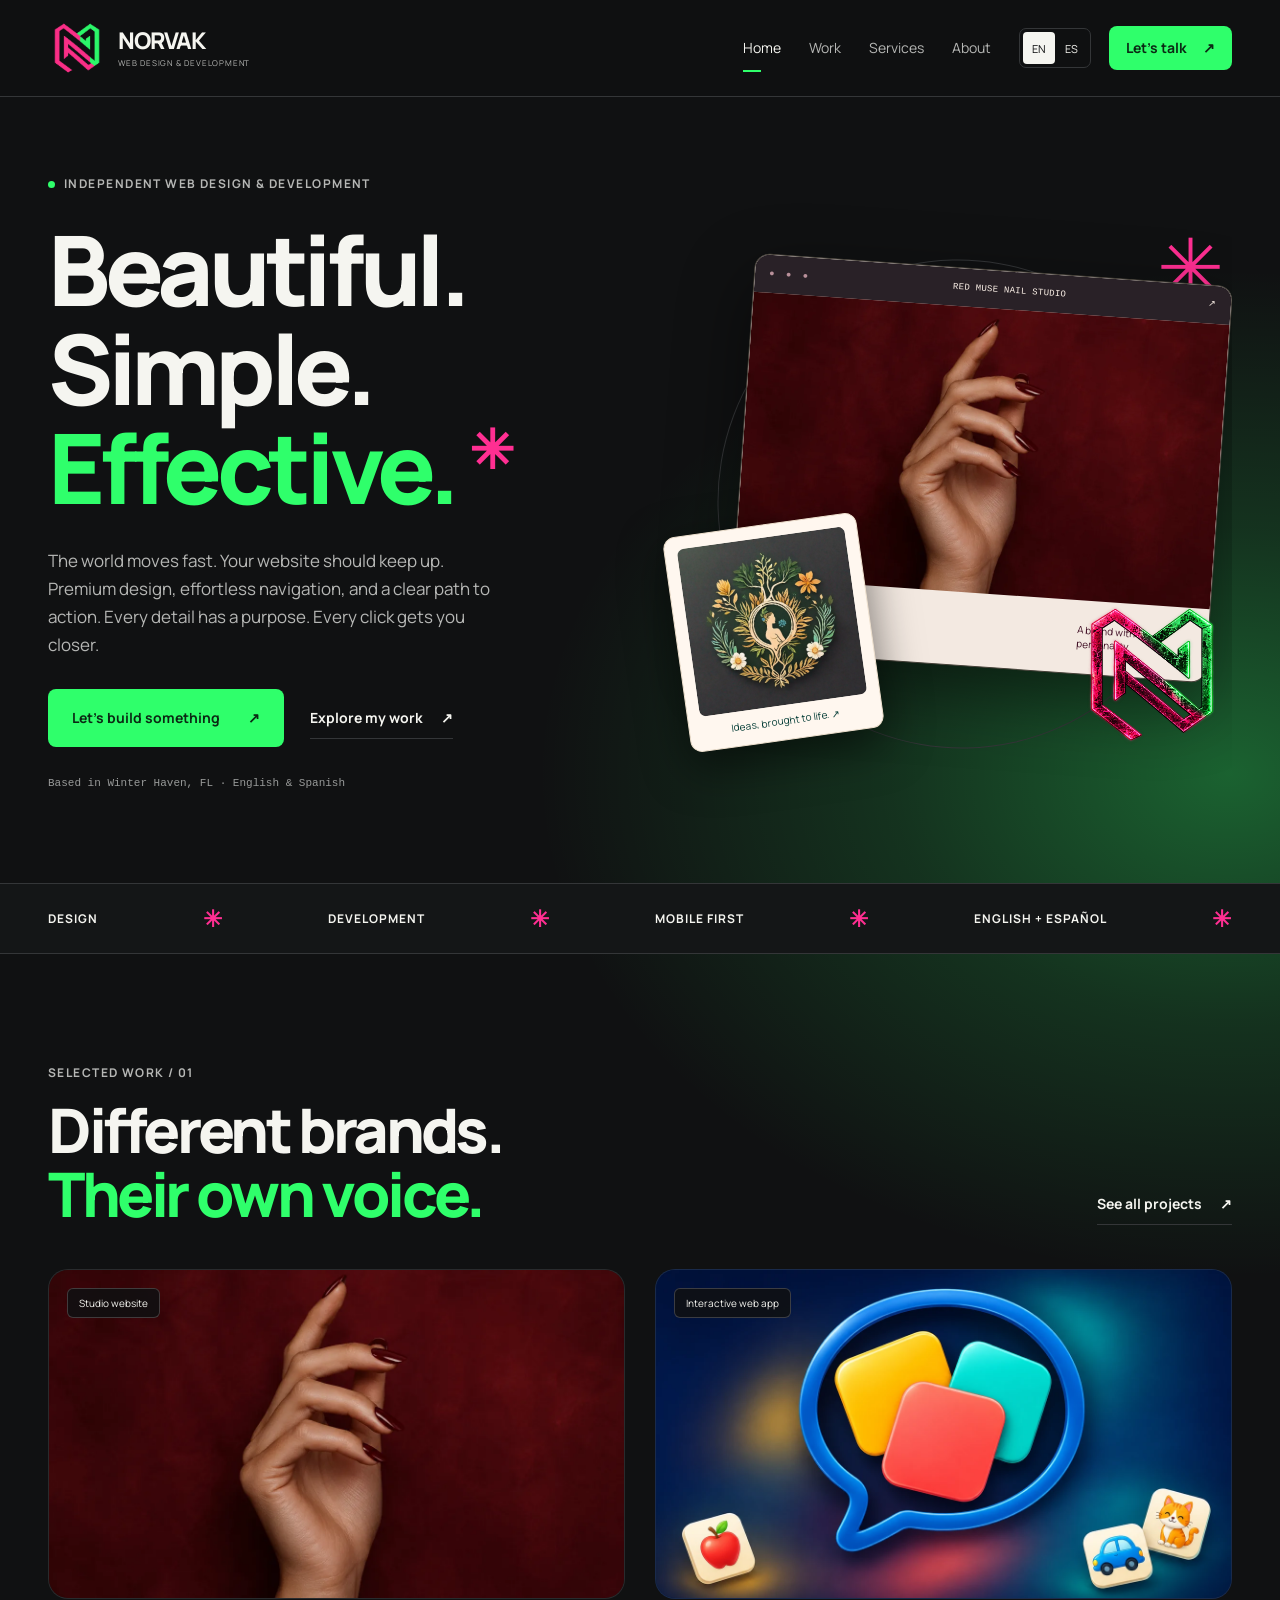
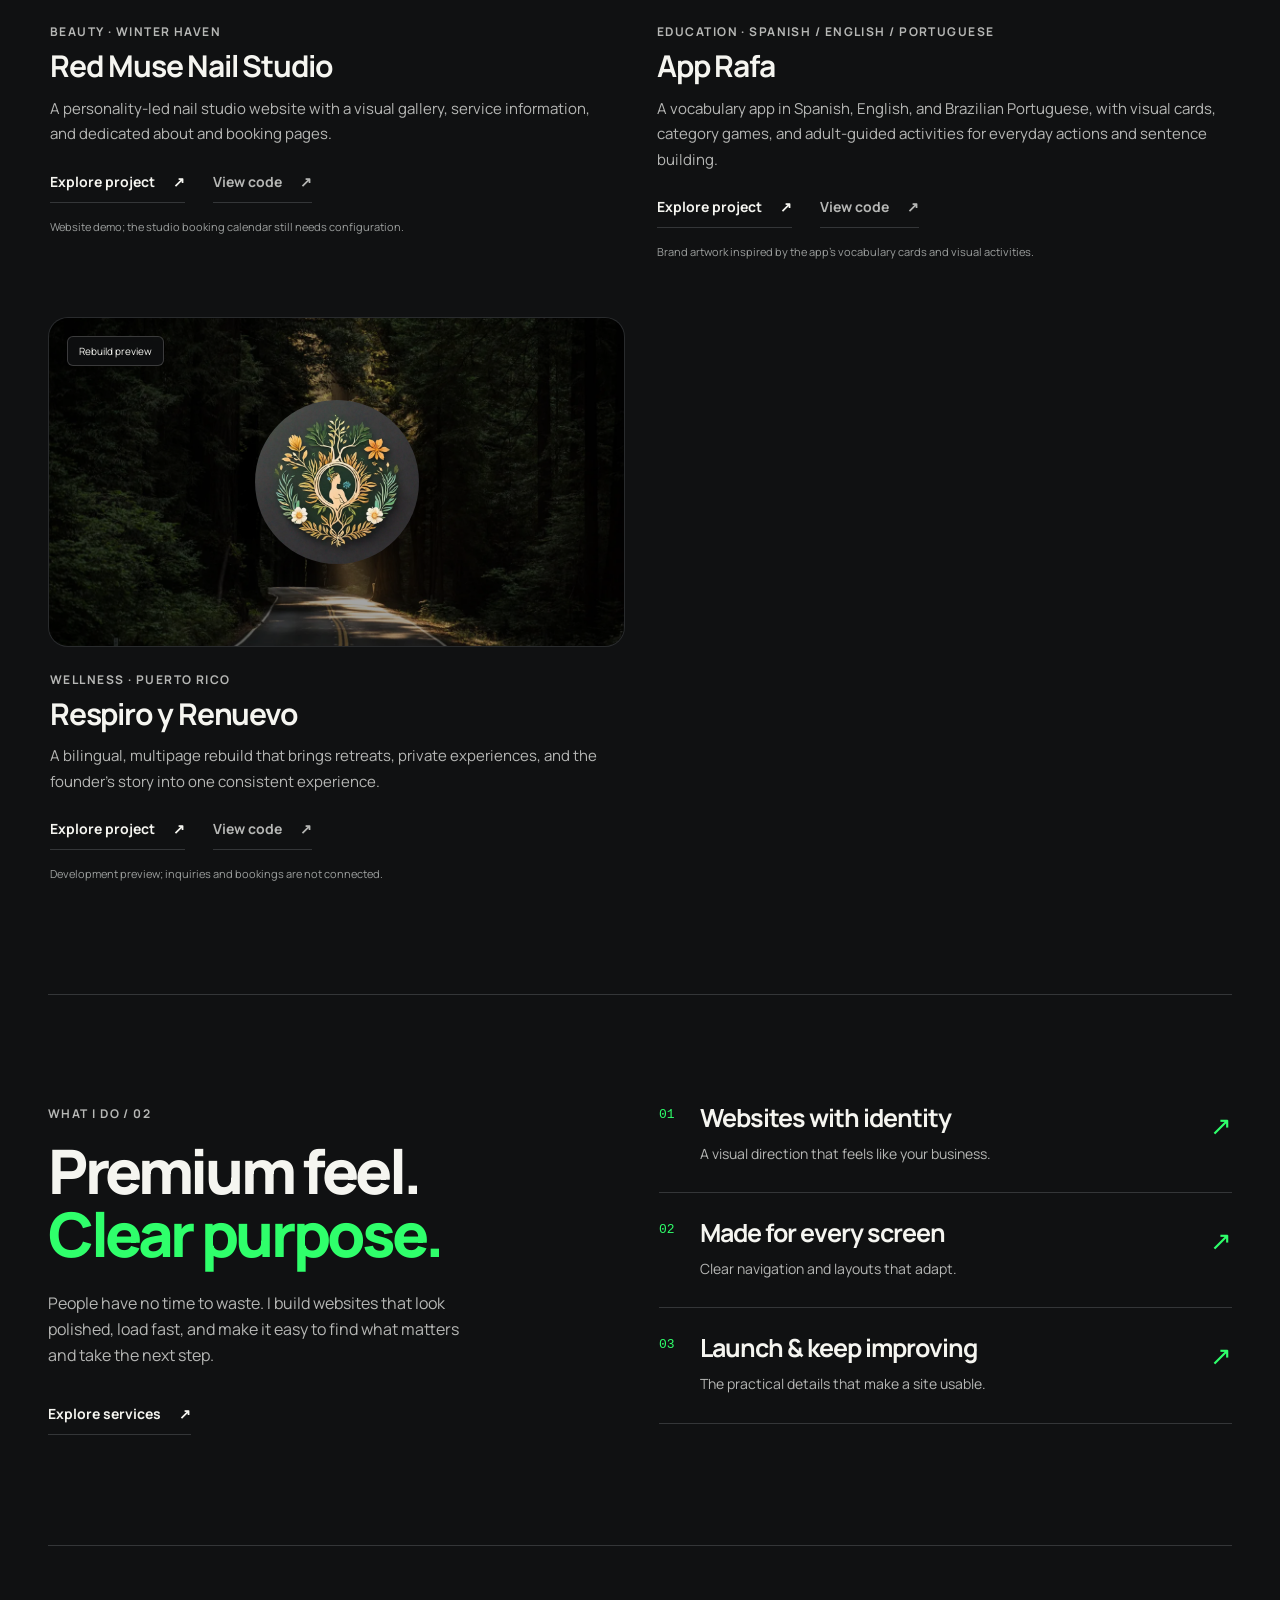
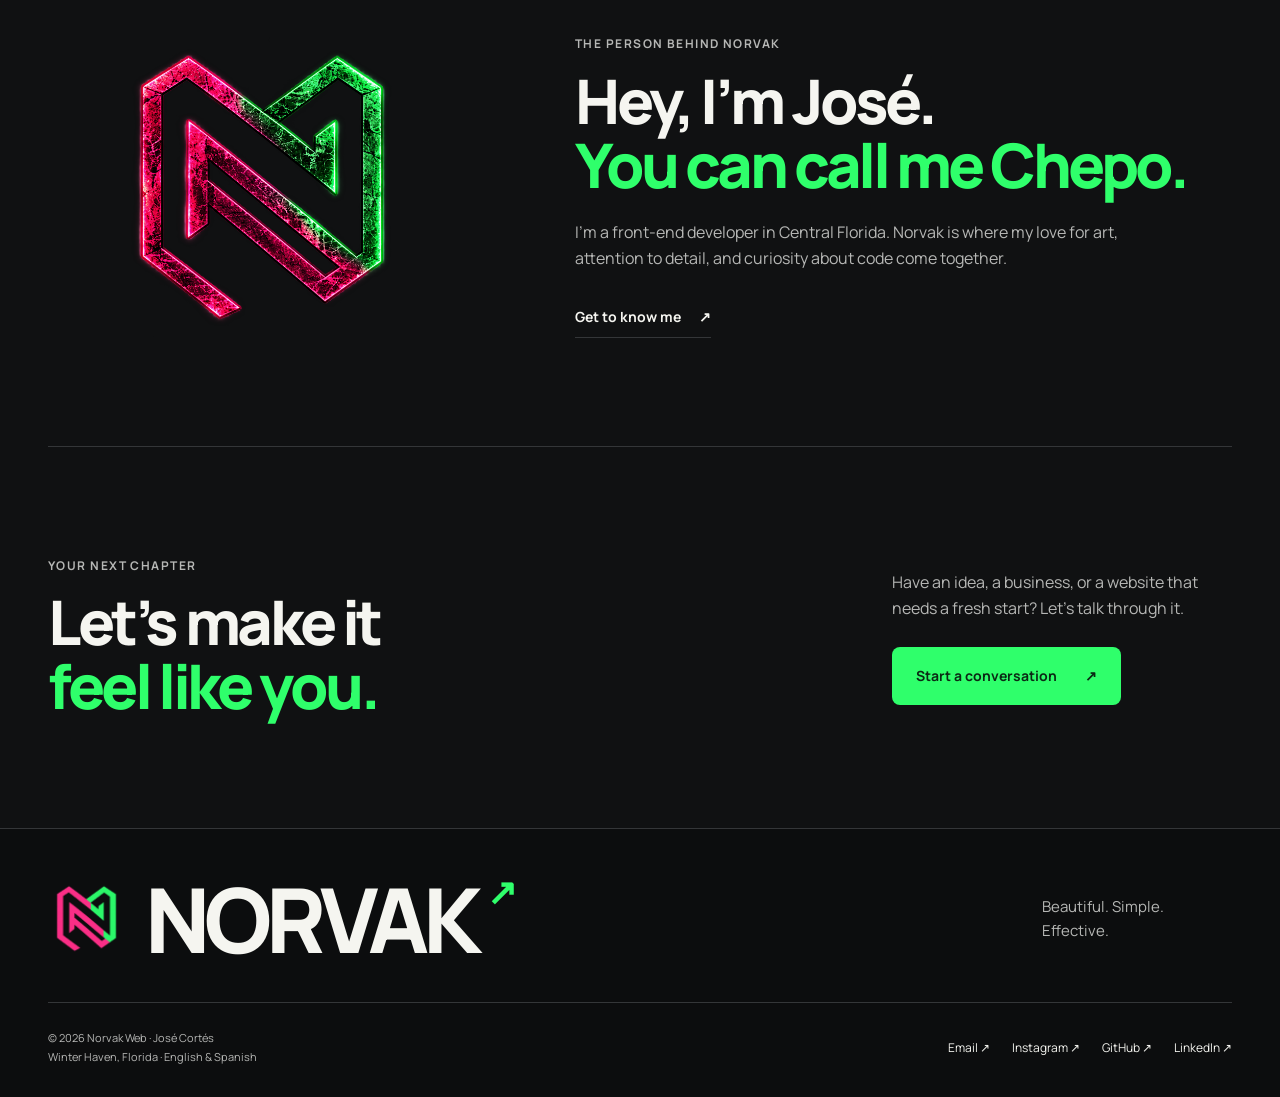
<file: index.html>
<!doctype html>
<html lang="en">
  <head>
    <meta charset="utf-8" />
    <meta name="viewport" content="width=device-width, initial-scale=1" />
    <meta name="theme-color" content="#101112" />
    <meta
      name="description"
      content="Norvak Web — independent web design and development by José Cortés in Winter Haven, Florida. Explore business websites and start a conversation."
    />
    <title>Home | Norvak Web</title>
    <link rel="icon" type="image/png" href="assets/norvak-n-clean.png" />
    <link rel="canonical" href="https://chepot87.github.io/Norvak-Web-V3/" />
    <meta property="og:type" content="website" />
    <meta property="og:site_name" content="Norvak Web" />
    <meta property="og:title" content="Home | Norvak Web" />
    <meta
      property="og:description"
      content="Norvak Web — independent web design and development by José Cortés in Winter Haven, Florida. Explore business websites and start a conversation."
    />
    <meta
      property="og:url"
      content="https://chepot87.github.io/Norvak-Web-V3/"
    />
    <meta
      property="og:image"
      content="https://chepot87.github.io/Norvak-Web-V3/assets/norvak-n-textured.webp"
    />
    <meta name="twitter:card" content="summary" />
    <meta
      name="twitter:image"
      content="https://chepot87.github.io/Norvak-Web-V3/assets/norvak-n-textured.webp"
    />
    <link
      rel="preload"
      href="assets/fonts/manrope-variable.ttf"
      as="font"
      type="font/ttf"
      crossorigin
    />
    <link rel="stylesheet" href="styles.css?v=20261125-covers-v2" />
    <script src="script.js" defer></script>
  </head>
  <body
    data-page="index.html"
    data-title-en="Home | Norvak Web"
    data-title-es="Inicio | Norvak Web"
  >
    <a class="skip" href="#main"
      ><span data-en="Skip to content" data-es="Ir al contenido"
        >Skip to content</span
      ></a
    >
    <header class="site-header">
      <div class="shell header-inner">
        <a class="brand" href="index.html" aria-label="Norvak Web home"
          ><img
            src="assets/norvak-n-clean.webp"
            width="1280"
            height="1280"
            alt="Norvak Web"
          /><span>NORVAK<small>WEB DESIGN & DEVELOPMENT</small></span></a
        >
        <button
          class="menu-toggle"
          type="button"
          aria-expanded="false"
          aria-controls="main-nav"
        >
          <span data-en="Menu" data-es="Menú">Menu</span>
          <span aria-hidden="true">☰</span>
        </button>
        <nav id="main-nav" aria-label="Main navigation">
          <a href="index.html" aria-current="page"
            ><span data-en="Home" data-es="Inicio">Home</span></a
          ><a href="work.html"
            ><span data-en="Work" data-es="Proyectos">Work</span></a
          ><a href="services.html"
            ><span data-en="Services" data-es="Servicios">Services</span></a
          ><a href="about.html"
            ><span data-en="About" data-es="Sobre mí">About</span></a
          >
          <div class="nav-actions">
            <div class="language" role="group" aria-label="Language / Idioma">
              <button type="button" data-lang="en" aria-pressed="true">
                EN</button
              ><button type="button" data-lang="es" aria-pressed="false">
                ES
              </button>
            </div>
            <a class="button button-small button-green" href="contact.html"
              ><span data-en="Let’s talk" data-es="Hablemos">Let’s talk</span
              ><span aria-hidden="true">↗</span></a
            >
          </div>
        </nav>
      </div>
    </header>
    <main id="main" tabindex="-1">
      <section class="hero shell">
        <div class="hero-copy">
          <p class="eyebrow">
            <span class="status-dot" aria-hidden="true"></span
            ><span
              data-en="Independent web design &amp; development"
              data-es="Diseño y desarrollo web independiente"
              >Independent web design &amp; development</span
            >
          </p>
          <h1>
            <span data-en="Beautiful." data-es="Diseño atractivo.">Beautiful.</span><br /><span data-en="Simple." data-es="Simple.">Simple.</span><br /><em
              ><span data-en="Effective." data-es="Eficaz.">Effective.</span></em
            ><span class="hero-period">✳</span>
          </h1>
          <p class="hero-description">
            <span data-en="The world moves fast. Your website should keep up. Premium design, effortless navigation, and a clear path to action. Every detail has a purpose. Every click gets you closer." data-es="El mundo avanza rápido. Tu web también debería. Diseño de alta calidad, navegación sencilla y un camino claro para actuar. Cada detalle tiene un propósito. Cada clic te acerca.">The world moves fast. Your website should keep up. Premium design, effortless navigation, and a clear path to action. Every detail has a purpose. Every click gets you closer.</span>
          </p>
          <div class="actions">
            <a class="button button-green" href="contact.html"
              ><span
                data-en="Let’s build something"
                data-es="Vamos a crear algo"
                >Let’s build something</span
              ><span aria-hidden="true">↗</span></a
            ><a class="text-link" href="work.html"
              ><span data-en="Explore my work" data-es="Explora mis proyectos"
                >Explore my work</span
              ><span aria-hidden="true">↗</span></a
            >
          </div>
          <p class="hero-location">
            <span
              data-en="Based in Winter Haven, FL · English &amp; Spanish"
              data-es="Desde Winter Haven, FL · Inglés y español"
              >Based in Winter Haven, FL · English &amp; Spanish</span
            >
          </p>
        </div>
        <div class="hero-visual">
          <a class="hero-project" href="work.html#red-muse"
            ><div class="window-bar">
              <span aria-hidden="true">● ● ●</span
              ><span>RED MUSE NAIL STUDIO</span
              ><span aria-hidden="true">↗</span>
            </div>
            <img
              src="assets/red-muse.webp"
              width="1200"
              height="800"
              alt="Red Muse nail artwork"
              data-alt-es="Diseño de uñas de Red Muse"
              fetchpriority="high"
            />
            <div class="hero-project-label">
              <span>Red Muse</span
              ><span
                data-en="A brand with personality."
                data-es="Una marca con personalidad."
                >A brand with personality.</span
              >
            </div></a
          >
          <a class="hero-mini" href="work.html#respiro"
            ><img
              src="assets/respiro-logo.webp"
              width="960"
              height="960"
              alt="Respiro y Renuevo"
            /><span
              ><span
                data-en="Ideas, brought to life."
                data-es="Ideas que cobran vida."
                >Ideas, brought to life.</span
              >
              ↗</span
            ></a
          >
          <div class="hero-brand-mark" aria-hidden="true">
            <img
              src="assets/norvak-n-textured.webp"
              width="1280"
              height="1280"
              alt=""
              decoding="async"
            />
          </div>
        </div>
      </section>
      <div class="skill-strip">
        <div class="shell">
          <span
            >DESIGN <i>✳</i> DEVELOPMENT <i>✳</i> MOBILE FIRST
            <i>✳</i> ENGLISH + ESPAÑOL <i>✳</i></span
          >
        </div>
      </div>
      <section class="section shell">
        <div class="section-heading">
          <div>
            <p class="eyebrow">
              <span
                data-en="Selected work / 01"
                data-es="Proyectos seleccionados / 01"
                >Selected work / 01</span
              >
            </p>
            <h2>
              <span data-en="Different brands." data-es="Distintas marcas."
                >Different brands.</span
              ><br /><em
                ><span data-en="Their own voice." data-es="Su propia voz."
                  >Their own voice.</span
                ></em
              >
            </h2>
          </div>
          <a class="text-link" href="work.html"
            ><span data-en="See all projects" data-es="Ver todos los proyectos"
              >See all projects</span
            ><span aria-hidden="true">↗</span></a
          >
        </div>
        <div class="project-grid">
          <article class="project-card" id="red-muse" data-category="business">
            <div class="project-visual visual-red-muse">
              <img
                src="assets/red-muse.webp"
                alt="Custom nail artwork featured on Red Muse Nail Studio"
                data-alt-en="Custom nail artwork featured on Red Muse Nail Studio"
                data-alt-es="Diseño de uñas que aparece en Red Muse Nail Studio"
                width="1200"
                height="800"
                loading="lazy"
                decoding="async"
              /><span class="project-kind"
                ><span data-en="Studio website" data-es="Web de estudio"
                  >Studio website</span
                ></span
              >
            </div>
            <div class="project-copy">
              <p class="eyebrow">
                <span
                  data-en="Beauty · Winter Haven"
                  data-es="Belleza · Winter Haven"
                  >Beauty · Winter Haven</span
                >
              </p>
              <h3>Red Muse Nail Studio</h3>
              <p>
                <span
                  data-en="A personality-led nail studio website with a visual gallery, service information, and dedicated about and booking pages."
                  data-es="Una web de estudio de uñas con personalidad, galería visual, servicios y páginas de información y reservas."
                  >A personality-led nail studio website with a visual gallery,
                  service information, and dedicated about and booking
                  pages.</span
                >
              </p>
              <div class="project-actions">
                <a
                  class="text-link"
                  href="https://chepot87.github.io/red-muse-v2/"
                  target="_blank"
                  rel="noopener noreferrer"
                  ><span data-en="Explore project" data-es="Explorar proyecto"
                    >Explore project</span
                  ><span aria-hidden="true">↗</span></a
                ><a
                  class="text-link secondary"
                  href="https://github.com/Chepot87/red-muse-v2"
                  target="_blank"
                  rel="noopener noreferrer"
                  ><span data-en="View code" data-es="Ver código"
                    >View code</span
                  ><span aria-hidden="true">↗</span></a
                >
              </div>
              <p
                class="caption"
                data-en="Website demo; the studio booking calendar still needs configuration."
                data-es="Demo del sitio; falta configurar el calendario de reservas del estudio."
              >
                Website demo; the studio booking calendar still needs configuration.
              </p>
            </div>
          </article>
          <article class="project-card" id="app-rafa" data-category="tools">
            <div class="project-visual visual-app-rafa">
              <img
                src="assets/app-rafa-cover.webp"
                alt="App Rafa brand cover with a speech bubble, colored cards, and vocabulary illustrations"
                data-alt-en="App Rafa brand cover with a speech bubble, colored cards, and vocabulary illustrations"
                data-alt-es="Portada de App Rafa con una burbuja de diálogo, tarjetas de colores e ilustraciones de vocabulario"
                width="1200"
                height="800"
                loading="lazy"
                decoding="async"
              />
              <span class="project-kind"><span data-en="Interactive web app" data-es="Aplicación web interactiva">Interactive web app</span></span>
            </div>
            <div class="project-copy">
              <p class="eyebrow"><span data-en="Education · Spanish / English / Portuguese" data-es="Educación · Español / Inglés / Portugués">Education · Spanish / English / Portuguese</span></p>
              <h3>App Rafa</h3>
              <p><span data-en="A vocabulary app in Spanish, English, and Brazilian Portuguese, with visual cards, category games, and adult-guided activities for everyday actions and sentence building." data-es="Una app de vocabulario en español, inglés y portugués brasileño, con tarjetas visuales, juegos de categorías y actividades guiadas por un adulto para practicar acciones cotidianas y construir oraciones.">A vocabulary app in Spanish, English, and Brazilian Portuguese, with visual cards, category games, and adult-guided activities for everyday actions and sentence building.</span></p>
              <div class="project-actions">
                <a class="text-link" href="https://chepot87.github.io/App-Rafa/" target="_blank" rel="noopener noreferrer">
                  <span data-en="Explore project" data-es="Explorar proyecto">Explore project</span><span aria-hidden="true">↗</span>
                </a>
                <a class="text-link secondary" href="https://github.com/Chepot87/App-Rafa" target="_blank" rel="noopener noreferrer">
                  <span data-en="View code" data-es="Ver código">View code</span><span aria-hidden="true">↗</span>
                </a>
              </div>
              <p class="caption"><span data-en="Brand artwork inspired by the app’s vocabulary cards and visual activities." data-es="Portada inspirada en las tarjetas de vocabulario y actividades visuales de la app.">Brand artwork inspired by the app’s vocabulary cards and visual activities.</span></p>
            </div>
          </article>
          <article class="project-card" id="respiro" data-category="business">
            <div class="project-visual visual-respiro">
              <img
                src="assets/respiro.webp"
                alt="Forest imagery from the Respiro y Renuevo project"
                data-alt-en="Forest imagery from the Respiro y Renuevo project"
                data-alt-es="Imagen de bosque del proyecto Respiro y Renuevo"
                width="1200"
                height="800"
                loading="lazy"
                decoding="async"
              />
              <div class="respiro-mark">
                <img
                  src="assets/respiro-logo.webp"
                  width="960"
                  height="960"
                  alt="Respiro y Renuevo"
                />
              </div>
              <span class="project-kind"
                ><span
                  data-en="Rebuild preview"
                  data-es="Vista previa del rediseño"
                  >Rebuild preview</span
                ></span
              >
            </div>
            <div class="project-copy">
              <p class="eyebrow">
                <span
                  data-en="Wellness · Puerto Rico"
                  data-es="Bienestar · Puerto Rico"
                  >Wellness · Puerto Rico</span
                >
              </p>
              <h3>Respiro y Renuevo</h3>
              <p>
                <span
                  data-en="A bilingual, multipage rebuild that brings retreats, private experiences, and the founder’s story into one consistent experience."
                  data-es="Un rediseño bilingüe de varias páginas que conecta retiros, experiencias privadas e historia de la fundadora."
                  >A bilingual, multipage rebuild that brings retreats, private
                  experiences, and the founder’s story into one consistent
                  experience.</span
                >
              </p>
              <div class="project-actions">
                <a
                  class="text-link"
                  href="https://chepot87.github.io/Respiro-y-Renuevo/"
                  target="_blank"
                  rel="noopener noreferrer"
                  ><span data-en="Explore project" data-es="Explorar proyecto"
                    >Explore project</span
                  ><span aria-hidden="true">↗</span></a
                ><a
                  class="text-link secondary"
                  href="https://github.com/Chepot87/Respiro-y-Renuevo"
                  target="_blank"
                  rel="noopener noreferrer"
                  ><span data-en="View code" data-es="Ver código"
                    >View code</span
                  ><span aria-hidden="true">↗</span></a
                >
              </div>
              <p
                class="caption"
                data-en="Development preview; inquiries and bookings are not connected."
                data-es="Vista previa en desarrollo; las consultas y reservas no están conectadas."
              >
                Development preview; inquiries and bookings are not connected.
              </p>
            </div>
          </article>
        </div>
      </section>
      <section class="section shell service-teaser">
        <div>
          <p class="eyebrow">
            <span data-en="What I do / 02" data-es="Lo que hago / 02"
              >What I do / 02</span
            >
          </p>
          <h2>
            <span data-en="Premium feel." data-es="Diseño de calidad.">Premium feel.</span><br /><em
              ><span data-en="Clear purpose." data-es="Propósito claro.">Clear purpose.</span></em
            >
          </h2>
          <p>
            <span data-en="People have no time to waste. I build websites that look polished, load fast, and make it easy to find what matters and take the next step." data-es="El tiempo de tus clientes vale. Creo webs cuidadas que cargan rápido y permiten encontrar lo importante y dar el siguiente paso con facilidad.">People have no time to waste. I build websites that look polished, load fast, and make it easy to find what matters and take the next step.</span>
          </p>
          <a class="text-link" href="services.html"
            ><span data-en="Explore services" data-es="Explorar servicios"
              >Explore services</span
            ><span aria-hidden="true">↗</span></a
          >
        </div>
        <div class="service-lines">
          <div class="service-line">
            <span class="number">01</span>
            <div>
              <h3>
                <span
                  data-en="Websites with identity"
                  data-es="Webs con identidad"
                  >Websites with identity</span
                >
              </h3>
              <p>
                <span
                  data-en="A visual direction that feels like your business."
                  data-es="Una identidad visual que se siente como tu negocio."
                  >A visual direction that feels like your business.</span
                >
              </p>
            </div>
            <span class="line-arrow" aria-hidden="true">↗</span>
          </div>
          <div class="service-line">
            <span class="number">02</span>
            <div>
              <h3>
                <span
                  data-en="Made for every screen"
                  data-es="Para cualquier pantalla"
                  >Made for every screen</span
                >
              </h3>
              <p>
                <span
                  data-en="Clear navigation and layouts that adapt."
                  data-es="Navegación clara y diseños que se adaptan."
                  >Clear navigation and layouts that adapt.</span
                >
              </p>
            </div>
            <span class="line-arrow" aria-hidden="true">↗</span>
          </div>
          <div class="service-line">
            <span class="number">03</span>
            <div>
              <h3>
                <span
                  data-en="Launch &amp; keep improving"
                  data-es="Publicar y seguir mejorando"
                  >Launch &amp; keep improving</span
                >
              </h3>
              <p>
                <span
                  data-en="The practical details that make a site usable."
                  data-es="Los detalles prácticos que hacen útil una web."
                  >The practical details that make a site usable.</span
                >
              </p>
            </div>
            <span class="line-arrow" aria-hidden="true">↗</span>
          </div>
        </div>
      </section>
      <section class="about-teaser shell">
        <div class="about-symbol" aria-hidden="true">
          <img
            src="assets/norvak-n-textured.webp"
            width="1280"
            height="1280"
            alt=""
            loading="lazy"
          />
        </div>
        <div>
          <p class="eyebrow">
            <span
              data-en="The person behind Norvak"
              data-es="La persona detrás de Norvak"
              >The person behind Norvak</span
            >
          </p>
          <h2>
            <span data-en="Hey, I’m José." data-es="Hola, soy José."
              >Hey, I’m José.</span
            ><br /><em
              ><span
                data-en="You can call me Chepo."
                data-es="Me puedes decir Chepo."
                >You can call me Chepo.</span
              ></em
            >
          </h2>
          <p>
            <span
              data-en="I’m a front-end developer in Central Florida. Norvak is where my love for art, attention to detail, and curiosity about code come together."
              data-es="Soy desarrollador front-end en Florida Central. Norvak une mi amor por el arte, atención al detalle y curiosidad por el código."
              >I’m a front-end developer in Central Florida. Norvak is where my
              love for art, attention to detail, and curiosity about code come
              together.</span
            >
          </p>
          <a class="text-link" href="about.html"
            ><span data-en="Get to know me" data-es="Conóceme"
              >Get to know me</span
            ><span aria-hidden="true">↗</span></a
          >
        </div>
      </section>
      <section class="cta-section shell">
        <div>
          <p class="eyebrow">
            <span data-en="Your next chapter" data-es="Tu próxima etapa"
              >Your next chapter</span
            >
          </p>
          <h2>
            <span data-en="Let’s make it" data-es="Vamos a hacerlo"
              >Let’s make it</span
            ><br /><em
              ><span data-en="feel like you." data-es="a tu manera."
                >feel like you.</span
              ></em
            >
          </h2>
        </div>
        <div class="cta-right">
          <p>
            <span
              data-en="Have an idea, a business, or a website that needs a fresh start? Let’s talk through it."
              data-es="¿Tienes una idea, un negocio o una web que necesita un nuevo comienzo? Hablemos."
              >Have an idea, a business, or a website that needs a fresh start?
              Let’s talk through it.</span
            >
          </p>
          <a class="button button-green" href="contact.html"
            ><span
              data-en="Start a conversation"
              data-es="Inicia una conversación"
              >Start a conversation</span
            ><span aria-hidden="true">↗</span></a
          >
        </div>
      </section>
    </main>
    <footer class="site-footer">
      <div class="shell">
        <div class="footer-top">
          <a class="footer-wordmark" href="index.html"
            ><img
              src="assets/norvak-n-clean.webp"
              width="1280"
              height="1280"
              alt="Norvak Web"
            /><span class="footer-name"
              >NORVAK<span aria-hidden="true">↗</span></span
            ></a
          >
          <p>
            <span data-en="Beautiful. Simple. Effective." data-es="Diseño atractivo. Simple. Eficaz.">Beautiful. Simple. Effective.</span>
          </p>
        </div>
        <div class="footer-bottom">
          <p>
            © <span data-year>2026</span> Norvak Web · José Cortés<br /><span
              data-en="Winter Haven, Florida · English &amp; Spanish"
              data-es="Winter Haven, Florida · Inglés y español"
              >Winter Haven, Florida · English &amp; Spanish</span
            >
          </p>
          <div class="footer-links">
            <a href="mailto:norvakweb@gmail.com">Email ↗</a
            ><a
              href="https://www.instagram.com/norvakweb/"
              target="_blank"
              rel="noopener noreferrer"
              >Instagram ↗</a
            ><a
              href="https://github.com/Chepot87"
              target="_blank"
              rel="noopener noreferrer"
              >GitHub ↗</a
            ><a
              href="https://www.linkedin.com/in/jose-cortes-5615a9283/"
              target="_blank"
              rel="noopener noreferrer"
              >LinkedIn ↗</a
            >
          </div>
        </div>
      </div>
    </footer>
  </body>
</html>
</file>
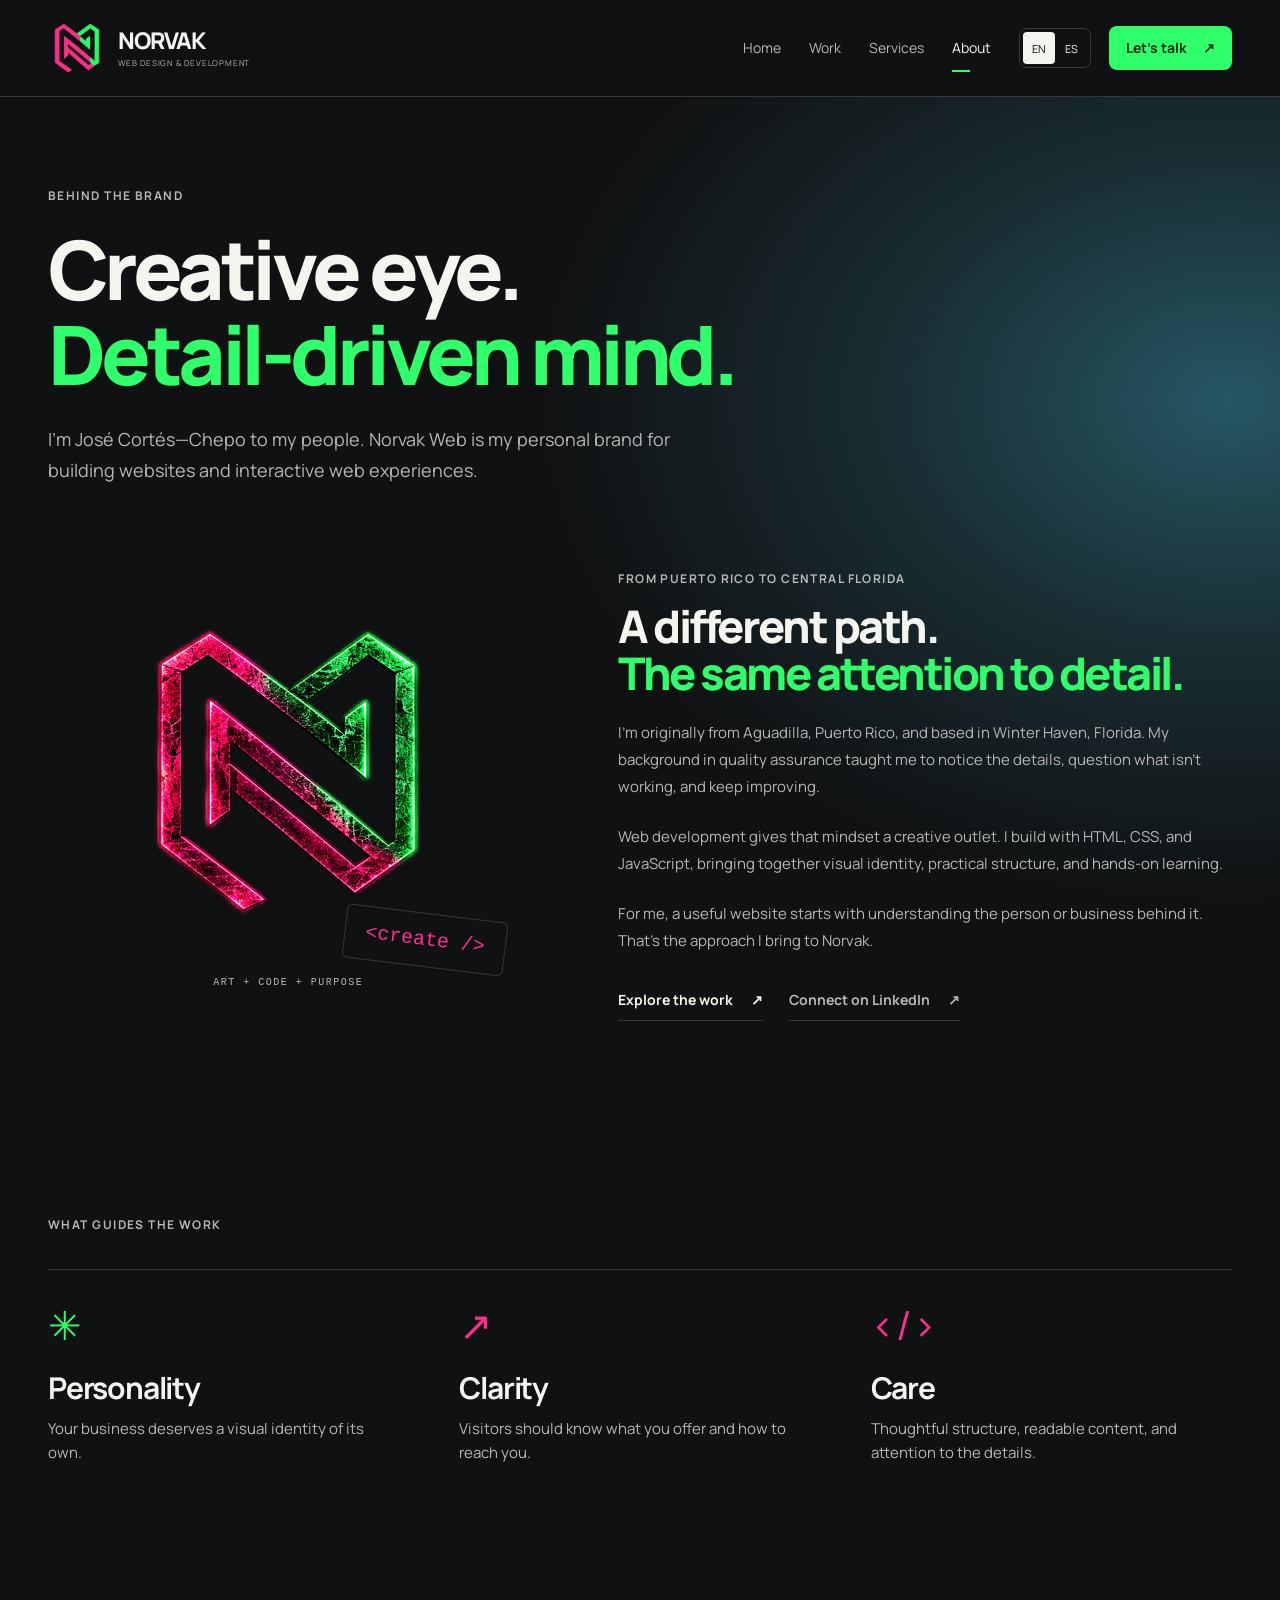
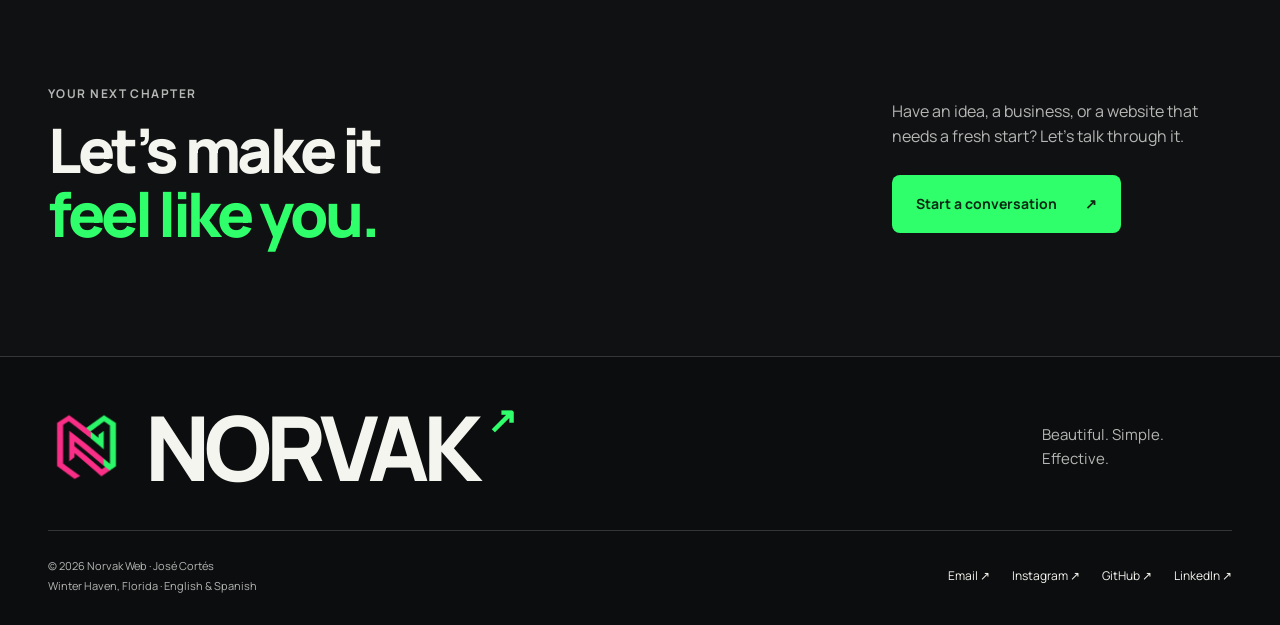
<file: about.html>
<!doctype html>
<html lang="en">
  <head>
    <meta charset="utf-8" />
    <meta name="viewport" content="width=device-width, initial-scale=1" />
    <meta name="theme-color" content="#101112" />
    <meta
      name="description"
      content="Meet José Cortés, the front-end developer behind Norvak Web. From Aguadilla, Puerto Rico, based in Winter Haven, Florida."
    />
    <title>About | Norvak Web</title>
    <link rel="icon" type="image/png" href="assets/norvak-n-clean.png" />
    <link
      rel="canonical"
      href="https://chepot87.github.io/Norvak-Web-V3/about.html"
    />
    <meta property="og:type" content="website" />
    <meta property="og:site_name" content="Norvak Web" />
    <meta property="og:title" content="About | Norvak Web" />
    <meta
      property="og:description"
      content="Meet José Cortés, the front-end developer behind Norvak Web. From Aguadilla, Puerto Rico, based in Winter Haven, Florida."
    />
    <meta
      property="og:url"
      content="https://chepot87.github.io/Norvak-Web-V3/about.html"
    />
    <meta
      property="og:image"
      content="https://chepot87.github.io/Norvak-Web-V3/assets/norvak-n-textured.webp"
    />
    <meta name="twitter:card" content="summary" />
    <meta
      name="twitter:image"
      content="https://chepot87.github.io/Norvak-Web-V3/assets/norvak-n-textured.webp"
    />
    <link
      rel="preload"
      href="assets/fonts/manrope-variable.ttf"
      as="font"
      type="font/ttf"
      crossorigin
    />
    <link rel="stylesheet" href="styles.css" />
    <script src="script.js" defer></script>
  </head>
  <body
    data-page="about.html"
    data-title-en="About | Norvak Web"
    data-title-es="Sobre mí | Norvak Web"
  >
    <a class="skip" href="#main"
      ><span data-en="Skip to content" data-es="Ir al contenido"
        >Skip to content</span
      ></a
    >
    <header class="site-header">
      <div class="shell header-inner">
        <a class="brand" href="index.html" aria-label="Norvak Web home"
          ><img
            src="assets/norvak-n-clean.webp"
            width="1280"
            height="1280"
            alt="Norvak Web"
          /><span>NORVAK<small>WEB DESIGN & DEVELOPMENT</small></span></a
        >
        <button
          class="menu-toggle"
          type="button"
          aria-expanded="false"
          aria-controls="main-nav"
        >
          <span data-en="Menu" data-es="Menú">Menu</span>
          <span aria-hidden="true">☰</span>
        </button>
        <nav id="main-nav" aria-label="Main navigation">
          <a href="index.html"
            ><span data-en="Home" data-es="Inicio">Home</span></a
          ><a href="work.html"
            ><span data-en="Work" data-es="Proyectos">Work</span></a
          ><a href="services.html"
            ><span data-en="Services" data-es="Servicios">Services</span></a
          ><a href="about.html" aria-current="page"
            ><span data-en="About" data-es="Sobre mí">About</span></a
          >
          <div class="nav-actions">
            <div class="language" role="group" aria-label="Language / Idioma">
              <button type="button" data-lang="en" aria-pressed="true">
                EN</button
              ><button type="button" data-lang="es" aria-pressed="false">
                ES
              </button>
            </div>
            <a class="button button-small button-green" href="contact.html"
              ><span data-en="Let’s talk" data-es="Hablemos">Let’s talk</span
              ><span aria-hidden="true">↗</span></a
            >
          </div>
        </nav>
      </div>
    </header>
    <main id="main" tabindex="-1">
      <section class="page-intro shell">
        <p class="eyebrow">
          <span data-en="Behind the brand" data-es="Detrás de la marca"
            >Behind the brand</span
          >
        </p>
        <h1>
          <span data-en="Creative eye." data-es="Ojo creativo."
            >Creative eye.</span
          ><br /><em
            ><span data-en="Detail-driven mind." data-es="Mente detallista."
              >Detail-driven mind.</span
            ></em
          >
        </h1>
        <p class="intro-description">
          <span
            data-en="I’m José Cortés—Chepo to my people. Norvak Web is my personal brand for building websites and interactive web experiences."
            data-es="Soy José Cortés—Chepo para los míos. Norvak Web es mi marca personal para crear sitios y experiencias web interactivas."
            >I’m José Cortés—Chepo to my people. Norvak Web is my personal brand
            for building websites and interactive web experiences.</span
          >
        </p>
      </section>
      <section class="shell founder-section">
        <div class="founder-graphic">
          <img
            src="assets/norvak-n-textured.webp"
            width="1280"
            height="1280"
            alt="Norvak Web"
          /><span class="founder-code" aria-hidden="true"
            >&lt;create /&gt;</span
          >
          <p>ART + CODE + PURPOSE</p>
        </div>
        <div class="founder-story">
          <p class="eyebrow">
            <span
              data-en="From Puerto Rico to Central Florida"
              data-es="De Puerto Rico a Florida Central"
              >From Puerto Rico to Central Florida</span
            >
          </p>
          <h2>
            <span data-en="A different path." data-es="Un camino distinto."
              >A different path.</span
            ><br /><em
              ><span
                data-en="The same attention to detail."
                data-es="La misma atención al detalle."
                >The same attention to detail.</span
              ></em
            >
          </h2>
          <p>
            <span
              data-en="I’m originally from Aguadilla, Puerto Rico, and based in Winter Haven, Florida. My background in quality assurance taught me to notice the details, question what isn’t working, and keep improving."
              data-es="Soy de Aguadilla, Puerto Rico, y vivo en Winter Haven, Florida. Mi experiencia en control de calidad me enseñó a observar los detalles, cuestionar lo que falla y seguir mejorando."
              >I’m originally from Aguadilla, Puerto Rico, and based in Winter
              Haven, Florida. My background in quality assurance taught me to
              notice the details, question what isn’t working, and keep
              improving.</span
            >
          </p>
          <p>
            <span
              data-en="Web development gives that mindset a creative outlet. I build with HTML, CSS, and JavaScript, bringing together visual identity, practical structure, and hands-on learning."
              data-es="El desarrollo web le da una salida creativa a esa mentalidad. Trabajo con HTML, CSS y JavaScript, combinando identidad visual, estructura práctica y aprendizaje constante."
              >Web development gives that mindset a creative outlet. I build
              with HTML, CSS, and JavaScript, bringing together visual identity,
              practical structure, and hands-on learning.</span
            >
          </p>
          <p>
            <span
              data-en="For me, a useful website starts with understanding the person or business behind it. That’s the approach I bring to Norvak."
              data-es="Para mí, una web útil comienza por entender a la persona o negocio detrás de ella. Ese es el enfoque de Norvak."
              >For me, a useful website starts with understanding the person or
              business behind it. That’s the approach I bring to Norvak.</span
            >
          </p>
          <div class="actions">
            <a class="text-link" href="work.html"
              ><span data-en="Explore the work" data-es="Explorar proyectos"
                >Explore the work</span
              ><span aria-hidden="true">↗</span></a
            ><a
              class="text-link secondary"
              href="https://www.linkedin.com/in/jose-cortes-5615a9283/"
              target="_blank"
              rel="noopener noreferrer"
              ><span
                data-en="Connect on LinkedIn"
                data-es="Conectar en LinkedIn"
                >Connect on LinkedIn</span
              ><span aria-hidden="true">↗</span></a
            >
          </div>
        </div>
      </section>
      <section class="section shell">
        <p class="eyebrow">
          <span data-en="What guides the work" data-es="Lo que guía el trabajo"
            >What guides the work</span
          >
        </p>
        <div class="values-grid">
          <article>
            <span aria-hidden="true">✳</span>
            <h3>
              <span data-en="Personality" data-es="Personalidad"
                >Personality</span
              >
            </h3>
            <p>
              <span
                data-en="Your business deserves a visual identity of its own."
                data-es="Tu negocio merece una identidad visual propia."
                >Your business deserves a visual identity of its own.</span
              >
            </p>
          </article>
          <article>
            <span aria-hidden="true">↗</span>
            <h3><span data-en="Clarity" data-es="Claridad">Clarity</span></h3>
            <p>
              <span
                data-en="Visitors should know what you offer and how to reach you."
                data-es="Los visitantes deben saber qué ofreces y cómo contactarte."
                >Visitors should know what you offer and how to reach you.</span
              >
            </p>
          </article>
          <article>
            <span aria-hidden="true">&lt;/&gt;</span>
            <h3><span data-en="Care" data-es="Cuidado">Care</span></h3>
            <p>
              <span
                data-en="Thoughtful structure, readable content, and attention to the details."
                data-es="Estructura pensada, contenido legible y atención a los detalles."
                >Thoughtful structure, readable content, and attention to the
                details.</span
              >
            </p>
          </article>
        </div>
      </section>
      <section class="cta-section shell">
        <div>
          <p class="eyebrow">
            <span data-en="Your next chapter" data-es="Tu próxima etapa"
              >Your next chapter</span
            >
          </p>
          <h2>
            <span data-en="Let’s make it" data-es="Vamos a hacerlo"
              >Let’s make it</span
            ><br /><em
              ><span data-en="feel like you." data-es="a tu manera."
                >feel like you.</span
              ></em
            >
          </h2>
        </div>
        <div class="cta-right">
          <p>
            <span
              data-en="Have an idea, a business, or a website that needs a fresh start? Let’s talk through it."
              data-es="¿Tienes una idea, un negocio o una web que necesita un nuevo comienzo? Hablemos."
              >Have an idea, a business, or a website that needs a fresh start?
              Let’s talk through it.</span
            >
          </p>
          <a class="button button-green" href="contact.html"
            ><span
              data-en="Start a conversation"
              data-es="Inicia una conversación"
              >Start a conversation</span
            ><span aria-hidden="true">↗</span></a
          >
        </div>
      </section>
    </main>
    <footer class="site-footer">
      <div class="shell">
        <div class="footer-top">
          <a class="footer-wordmark" href="index.html"
            ><img
              src="assets/norvak-n-clean.webp"
              width="1280"
              height="1280"
              alt="Norvak Web"
            /><span class="footer-name"
              >NORVAK<span aria-hidden="true">↗</span></span
            ></a
          >
          <p>
            <span data-en="Beautiful. Simple. Effective." data-es="Diseño atractivo. Simple. Eficaz.">Beautiful. Simple. Effective.</span>
          </p>
        </div>
        <div class="footer-bottom">
          <p>
            © <span data-year>2026</span> Norvak Web · José Cortés<br /><span
              data-en="Winter Haven, Florida · English &amp; Spanish"
              data-es="Winter Haven, Florida · Inglés y español"
              >Winter Haven, Florida · English &amp; Spanish</span
            >
          </p>
          <div class="footer-links">
            <a href="mailto:norvakweb@gmail.com">Email ↗</a
            ><a
              href="https://www.instagram.com/norvakweb/"
              target="_blank"
              rel="noopener noreferrer"
              >Instagram ↗</a
            ><a
              href="https://github.com/Chepot87"
              target="_blank"
              rel="noopener noreferrer"
              >GitHub ↗</a
            ><a
              href="https://www.linkedin.com/in/jose-cortes-5615a9283/"
              target="_blank"
              rel="noopener noreferrer"
              >LinkedIn ↗</a
            >
          </div>
        </div>
      </div>
    </footer>
  </body>
</html>
</file>
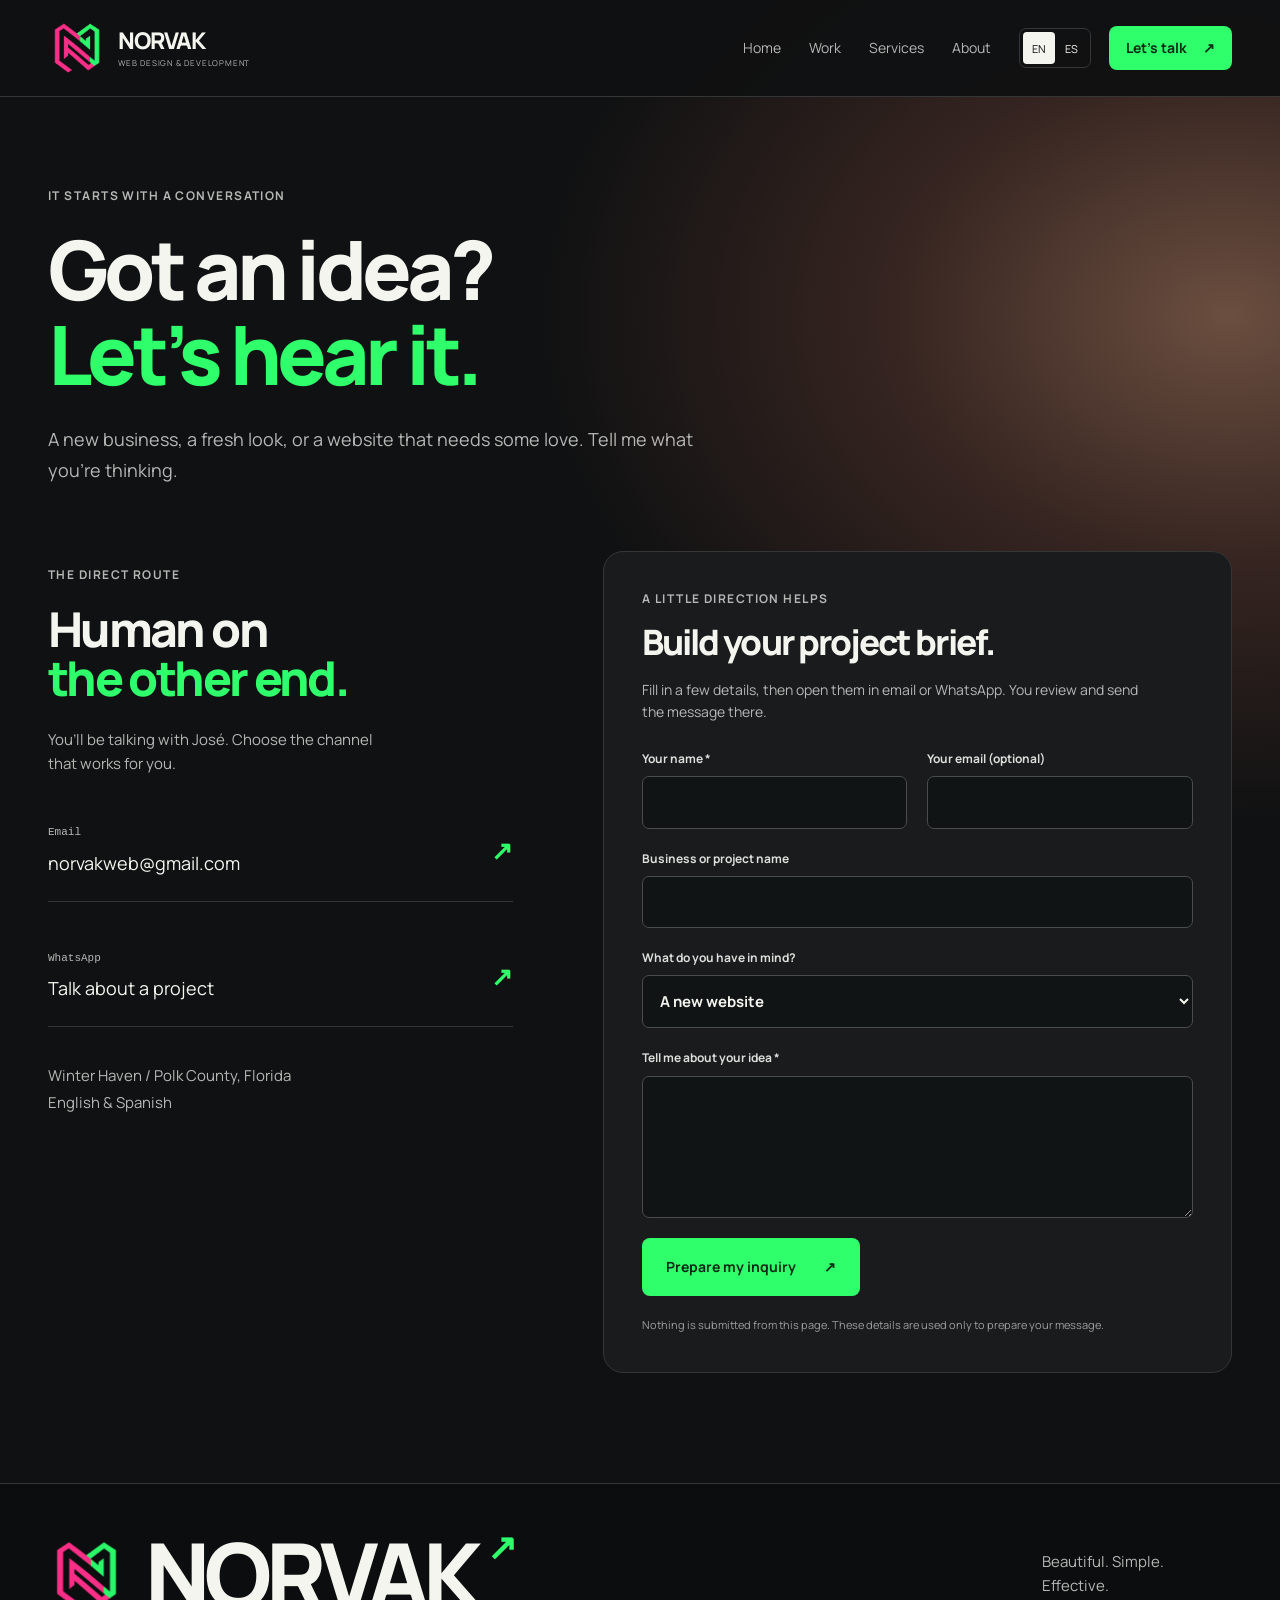
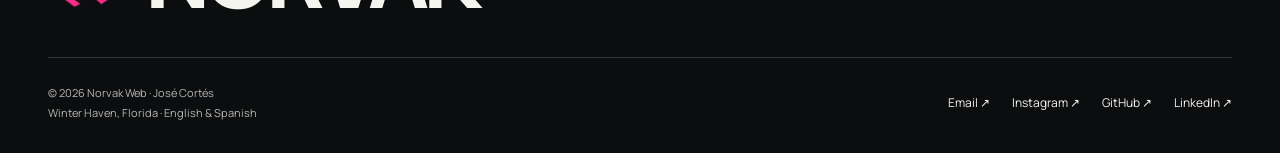
<file: contact.html>
<!doctype html>
<html lang="en">
  <head>
    <meta charset="utf-8" />
    <meta name="viewport" content="width=device-width, initial-scale=1" />
    <meta name="theme-color" content="#101112" />
    <meta
      name="description"
      content="Discuss your website with Norvak Web. Contact José by email or WhatsApp, or prepare a project brief."
    />
    <title>Contact | Norvak Web</title>
    <link rel="icon" type="image/png" href="assets/norvak-n-clean.png" />
    <link
      rel="canonical"
      href="https://chepot87.github.io/Norvak-Web-V3/contact.html"
    />
    <meta property="og:type" content="website" />
    <meta property="og:site_name" content="Norvak Web" />
    <meta property="og:title" content="Contact | Norvak Web" />
    <meta
      property="og:description"
      content="Discuss your website with Norvak Web. Contact José by email or WhatsApp, or prepare a project brief."
    />
    <meta
      property="og:url"
      content="https://chepot87.github.io/Norvak-Web-V3/contact.html"
    />
    <meta
      property="og:image"
      content="https://chepot87.github.io/Norvak-Web-V3/assets/norvak-n-textured.webp"
    />
    <meta name="twitter:card" content="summary" />
    <meta
      name="twitter:image"
      content="https://chepot87.github.io/Norvak-Web-V3/assets/norvak-n-textured.webp"
    />
    <link
      rel="preload"
      href="assets/fonts/manrope-variable.ttf"
      as="font"
      type="font/ttf"
      crossorigin
    />
    <link rel="stylesheet" href="styles.css" />
    <script src="script.js" defer></script>
  </head>
  <body
    data-page="contact.html"
    data-title-en="Contact | Norvak Web"
    data-title-es="Contacto | Norvak Web"
  >
    <a class="skip" href="#main"
      ><span data-en="Skip to content" data-es="Ir al contenido"
        >Skip to content</span
      ></a
    >
    <header class="site-header">
      <div class="shell header-inner">
        <a class="brand" href="index.html" aria-label="Norvak Web home"
          ><img
            src="assets/norvak-n-clean.webp"
            width="1280"
            height="1280"
            alt="Norvak Web"
          /><span>NORVAK<small>WEB DESIGN & DEVELOPMENT</small></span></a
        >
        <button
          class="menu-toggle"
          type="button"
          aria-expanded="false"
          aria-controls="main-nav"
        >
          <span data-en="Menu" data-es="Menú">Menu</span>
          <span aria-hidden="true">☰</span>
        </button>
        <nav id="main-nav" aria-label="Main navigation">
          <a href="index.html"
            ><span data-en="Home" data-es="Inicio">Home</span></a
          ><a href="work.html"
            ><span data-en="Work" data-es="Proyectos">Work</span></a
          ><a href="services.html"
            ><span data-en="Services" data-es="Servicios">Services</span></a
          ><a href="about.html"
            ><span data-en="About" data-es="Sobre mí">About</span></a
          >
          <div class="nav-actions">
            <div class="language" role="group" aria-label="Language / Idioma">
              <button type="button" data-lang="en" aria-pressed="true">
                EN</button
              ><button type="button" data-lang="es" aria-pressed="false">
                ES
              </button>
            </div>
            <a class="button button-small button-green" href="contact.html"
              ><span data-en="Let’s talk" data-es="Hablemos">Let’s talk</span
              ><span aria-hidden="true">↗</span></a
            >
          </div>
        </nav>
      </div>
    </header>
    <main id="main" tabindex="-1">
      <section class="page-intro shell">
        <p class="eyebrow">
          <span
            data-en="It starts with a conversation"
            data-es="Todo empieza con una conversación"
            >It starts with a conversation</span
          >
        </p>
        <h1>
          <span data-en="Got an idea?" data-es="¿Tienes una idea?"
            >Got an idea?</span
          ><br /><em
            ><span data-en="Let’s hear it." data-es="Cuéntamela."
              >Let’s hear it.</span
            ></em
          >
        </h1>
        <p class="intro-description">
          <span
            data-en="A new business, a fresh look, or a website that needs some love. Tell me what you’re thinking."
            data-es="Un negocio nuevo, una imagen distinta o una web que necesita cariño. Cuéntame lo que tienes en mente."
            >A new business, a fresh look, or a website that needs some love.
            Tell me what you’re thinking.</span
          >
        </p>
      </section>
      <section class="shell contact-layout">
        <aside class="contact-info">
          <p class="eyebrow">
            <span data-en="The direct route" data-es="La ruta directa"
              >The direct route</span
            >
          </p>
          <h2>
            <span data-en="Human on" data-es="Una persona">Human on</span
            ><br /><em
              ><span data-en="the other end." data-es="del otro lado."
                >the other end.</span
              ></em
            >
          </h2>
          <p>
            <span
              data-en="You’ll be talking with José. Choose the channel that works for you."
              data-es="Hablarás con José. Elige el canal que te quede mejor."
              >You’ll be talking with José. Choose the channel that works for
              you.</span
            >
          </p>
          <a class="contact-channel" href="mailto:norvakweb@gmail.com"
            ><span>Email</span><strong>norvakweb@gmail.com</strong
            ><b aria-hidden="true">↗</b></a
          ><a
            class="contact-channel"
            href="https://wa.me/18633606475?text=Hello%20Norvak%2C%20I%27d%20like%20to%20discuss%20a%20website."
            target="_blank"
            rel="noopener noreferrer"
            ><span>WhatsApp</span
            ><strong
              ><span
                data-en="Talk about a project"
                data-es="Hablar de un proyecto"
                >Talk about a project</span
              ></strong
            ><b aria-hidden="true">↗</b></a
          >
          <p class="contact-location">
            <span
              data-en="Winter Haven / Polk County, Florida"
              data-es="Winter Haven / Polk County, Florida"
              >Winter Haven / Polk County, Florida</span
            ><br /><span
              data-en="English &amp; Spanish"
              data-es="Inglés y español"
              >English &amp; Spanish</span
            >
          </p>
        </aside>
        <div class="brief-card">
          <p class="eyebrow">
            <span
              data-en="A little direction helps"
              data-es="Un poco de dirección ayuda"
              >A little direction helps</span
            >
          </p>
          <h2>
            <span data-en="Build your project brief." data-es="Prepara tu idea."
              >Build your project brief.</span
            >
          </h2>
          <p>
            <span
              data-en="Fill in a few details, then open them in email or WhatsApp. You review and send the message there."
              data-es="Completa unos detalles y ábrelos en email o WhatsApp. Allí revisas y envías el mensaje."
              >Fill in a few details, then open them in email or WhatsApp. You
              review and send the message there.</span
            >
          </p>
          <form id="brief-form">
            <div class="form-two">
              <label for="name"
                ><span data-en="Your name *" data-es="Tu nombre *"
                  >Your name *</span
                ><input
                  id="name"
                  name="name"
                  autocomplete="name"
                  maxlength="120"
                  required /></label
              ><label for="email"
                ><span
                  data-en="Your email (optional)"
                  data-es="Tu email (opcional)"
                  >Your email (optional)</span
                ><input
                  id="email"
                  name="email"
                  type="email"
                  autocomplete="email"
                  maxlength="180"
              /></label>
            </div>
            <label for="business"
              ><span
                data-en="Business or project name"
                data-es="Nombre del negocio o proyecto"
                >Business or project name</span
              ><input
                id="business"
                name="business"
                autocomplete="organization"
                maxlength="180"
            /></label>
            <label for="service"
              ><span
                data-en="What do you have in mind?"
                data-es="¿Qué tienes en mente?"
                >What do you have in mind?</span
              ><select id="service" name="service">
                <option
                  value="01"
                  data-en="A new website"
                  data-es="Una web nueva"
                >
                  A new website
                </option>
                <option
                  value="02"
                  data-en="Refresh an existing website"
                  data-es="Renovar una web existente"
                >
                  Refresh an existing website
                </option>
                <option
                  value="03"
                  data-en="Launch or maintenance"
                  data-es="Publicación o mantenimiento"
                >
                  Launch or maintenance
                </option>
                <option
                  value="04"
                  data-en="Let’s figure it out together"
                  data-es="Vamos a definirlo juntos"
                >
                  Let’s figure it out together
                </option>
              </select></label
            >
            <label for="message"
              ><span
                data-en="Tell me about your idea *"
                data-es="Cuéntame tu idea *"
                >Tell me about your idea *</span
              ><textarea
                id="message"
                name="message"
                rows="5"
                minlength="10"
                maxlength="3500"
                required
              ></textarea></label
            ><button class="button button-green" type="submit">
              <span data-en="Prepare my inquiry" data-es="Preparar mi consulta"
                >Prepare my inquiry</span
              ><span aria-hidden="true">↗</span>
            </button>
            <p class="caption">
              <span
                data-en="Nothing is submitted from this page. These details are used only to prepare your message."
                data-es="Esta página no envía datos. Los detalles solo se usan para preparar tu mensaje."
                >Nothing is submitted from this page. These details are used
                only to prepare your message.</span
              >
            </p>
          </form>
          <section
            id="brief-result"
            class="brief-result"
            hidden
            aria-labelledby="brief-heading"
          >
            <h3 id="brief-heading" tabindex="-1">
              <span
                data-en="Your message is ready."
                data-es="Tu mensaje está listo."
                >Your message is ready.</span
              >
            </h3>
            <label for="brief-preview"
              ><span data-en="Review your inquiry" data-es="Revisa tu consulta"
                >Review your inquiry</span
              ></label
            ><textarea id="brief-preview" rows="8" readonly></textarea>
            <div class="actions">
              <a
                id="brief-whatsapp"
                class="button button-green"
                target="_blank"
                rel="noopener noreferrer"
                ><span data-en="Open WhatsApp" data-es="Abrir WhatsApp"
                  >Open WhatsApp</span
                >
                ↗</a
              ><a id="brief-email" class="button button-outline"
                ><span data-en="Open email" data-es="Abrir email"
                  >Open email</span
                >
                ↗</a
              ><button id="copy-brief" class="text-link" type="button">
                <span data-en="Copy message" data-es="Copiar mensaje"
                  >Copy message</span
                >
              </button>
            </div>
            <p id="brief-status" role="status" aria-live="polite"></p>
          </section>
        </div>
      </section>
    </main>
    <footer class="site-footer">
      <div class="shell">
        <div class="footer-top">
          <a class="footer-wordmark" href="index.html"
            ><img
              src="assets/norvak-n-clean.webp"
              width="1280"
              height="1280"
              alt="Norvak Web"
            /><span class="footer-name"
              >NORVAK<span aria-hidden="true">↗</span></span
            ></a
          >
          <p>
            <span data-en="Beautiful. Simple. Effective." data-es="Diseño atractivo. Simple. Eficaz.">Beautiful. Simple. Effective.</span>
          </p>
        </div>
        <div class="footer-bottom">
          <p>
            © <span data-year>2026</span> Norvak Web · José Cortés<br /><span
              data-en="Winter Haven, Florida · English &amp; Spanish"
              data-es="Winter Haven, Florida · Inglés y español"
              >Winter Haven, Florida · English &amp; Spanish</span
            >
          </p>
          <div class="footer-links">
            <a href="mailto:norvakweb@gmail.com">Email ↗</a
            ><a
              href="https://www.instagram.com/norvakweb/"
              target="_blank"
              rel="noopener noreferrer"
              >Instagram ↗</a
            ><a
              href="https://github.com/Chepot87"
              target="_blank"
              rel="noopener noreferrer"
              >GitHub ↗</a
            ><a
              href="https://www.linkedin.com/in/jose-cortes-5615a9283/"
              target="_blank"
              rel="noopener noreferrer"
              >LinkedIn ↗</a
            >
          </div>
        </div>
      </div>
    </footer>
  </body>
</html>
</file>
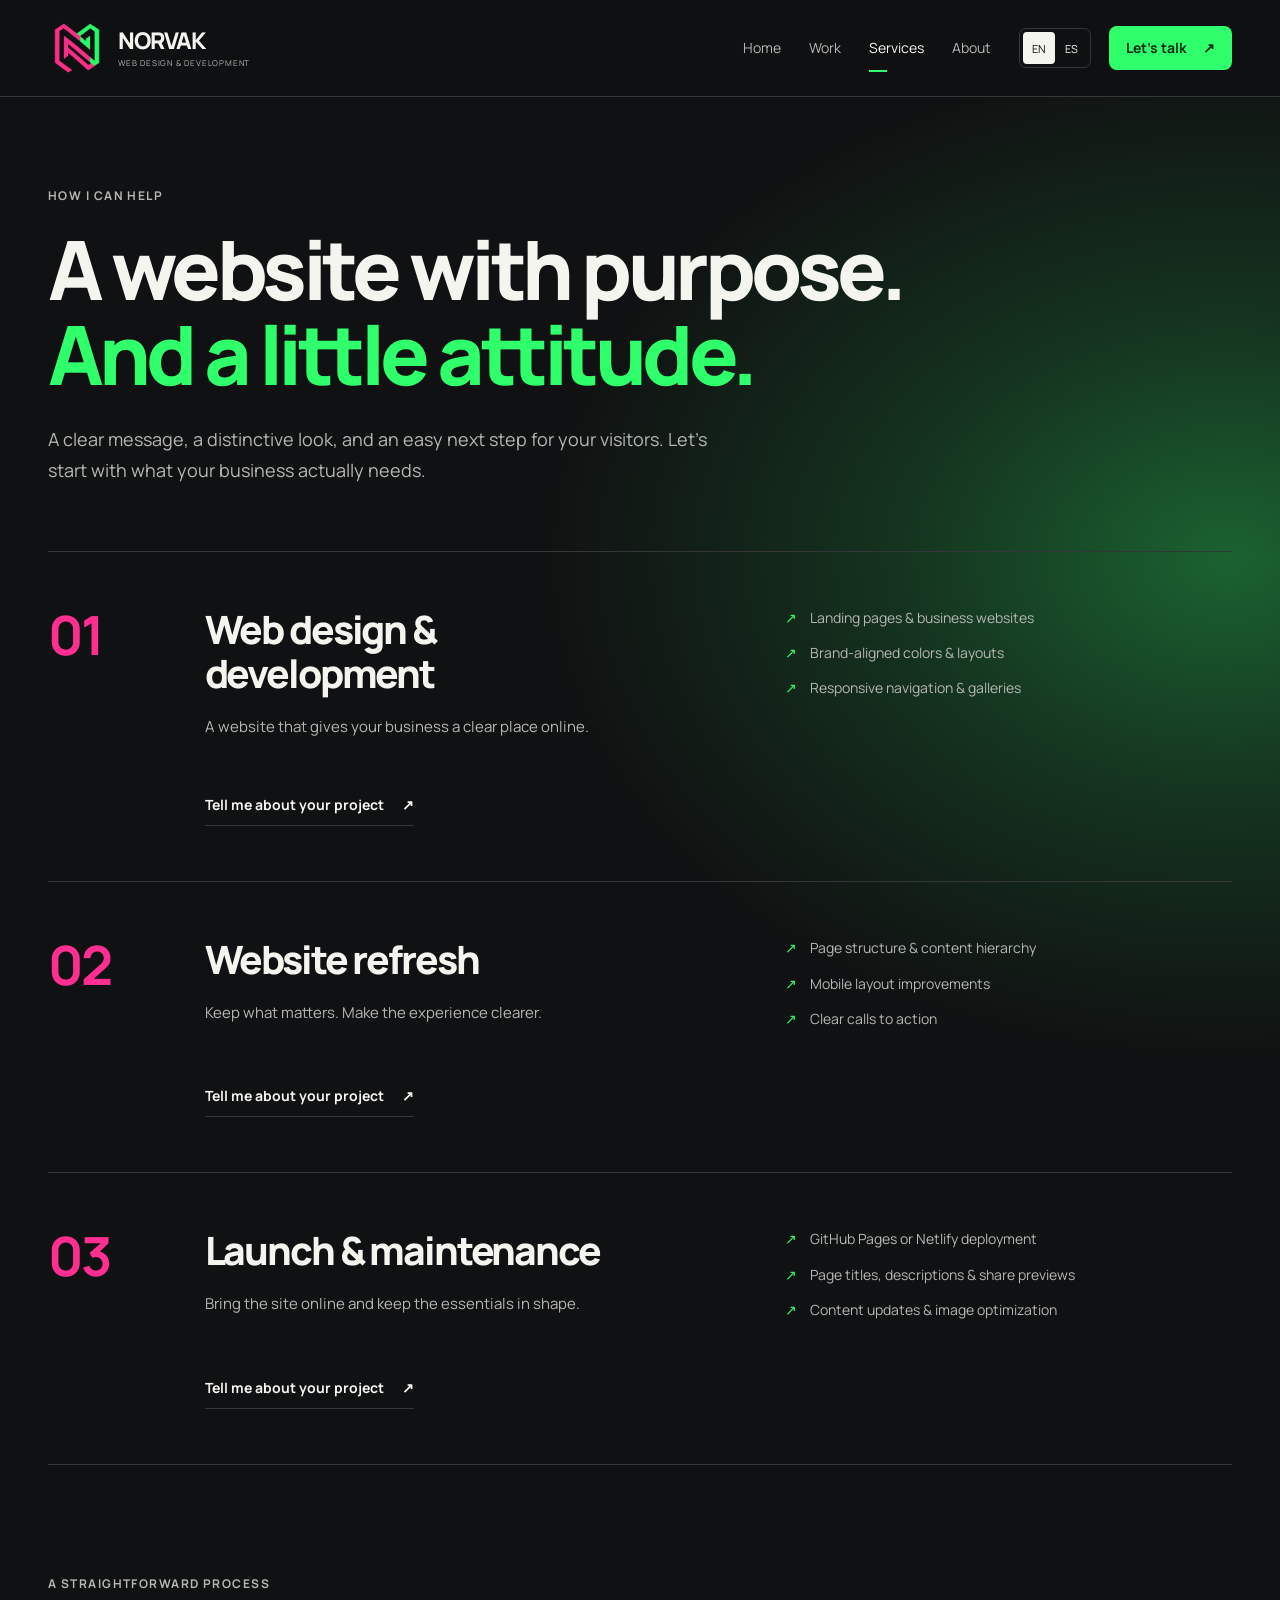
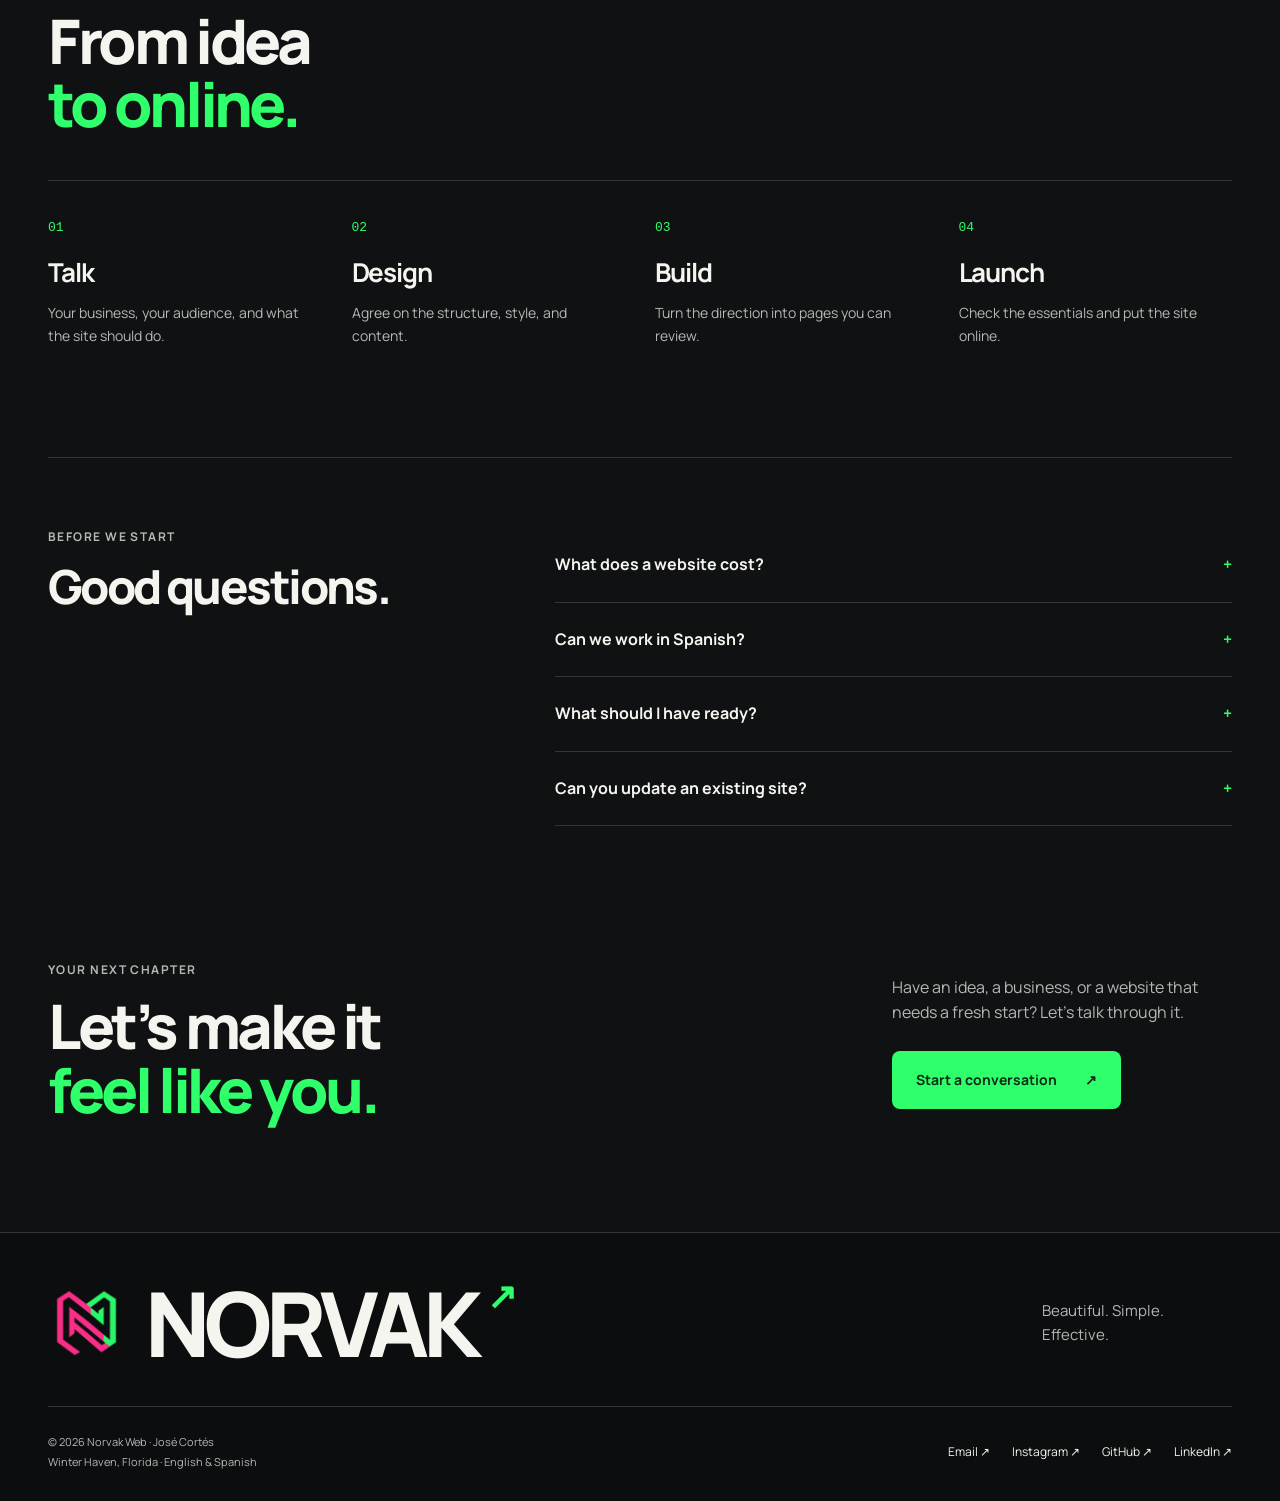
<file: services.html>
<!doctype html>
<html lang="en">
  <head>
    <meta charset="utf-8" />
    <meta name="viewport" content="width=device-width, initial-scale=1" />
    <meta name="theme-color" content="#101112" />
    <meta
      name="description"
      content="Website design, development, refreshes, launch, and maintenance from Norvak Web in Central Florida."
    />
    <title>Services | Norvak Web</title>
    <link rel="icon" type="image/png" href="assets/norvak-n-clean.png" />
    <link
      rel="canonical"
      href="https://chepot87.github.io/Norvak-Web-V3/services.html"
    />
    <meta property="og:type" content="website" />
    <meta property="og:site_name" content="Norvak Web" />
    <meta property="og:title" content="Services | Norvak Web" />
    <meta
      property="og:description"
      content="Website design, development, refreshes, launch, and maintenance from Norvak Web in Central Florida."
    />
    <meta
      property="og:url"
      content="https://chepot87.github.io/Norvak-Web-V3/services.html"
    />
    <meta
      property="og:image"
      content="https://chepot87.github.io/Norvak-Web-V3/assets/norvak-n-textured.webp"
    />
    <meta name="twitter:card" content="summary" />
    <meta
      name="twitter:image"
      content="https://chepot87.github.io/Norvak-Web-V3/assets/norvak-n-textured.webp"
    />
    <link
      rel="preload"
      href="assets/fonts/manrope-variable.ttf"
      as="font"
      type="font/ttf"
      crossorigin
    />
    <link rel="stylesheet" href="styles.css" />
    <script src="script.js" defer></script>
  </head>
  <body
    data-page="services.html"
    data-title-en="Services | Norvak Web"
    data-title-es="Servicios | Norvak Web"
  >
    <a class="skip" href="#main"
      ><span data-en="Skip to content" data-es="Ir al contenido"
        >Skip to content</span
      ></a
    >
    <header class="site-header">
      <div class="shell header-inner">
        <a class="brand" href="index.html" aria-label="Norvak Web home"
          ><img
            src="assets/norvak-n-clean.webp"
            width="1280"
            height="1280"
            alt="Norvak Web"
          /><span>NORVAK<small>WEB DESIGN & DEVELOPMENT</small></span></a
        >
        <button
          class="menu-toggle"
          type="button"
          aria-expanded="false"
          aria-controls="main-nav"
        >
          <span data-en="Menu" data-es="Menú">Menu</span>
          <span aria-hidden="true">☰</span>
        </button>
        <nav id="main-nav" aria-label="Main navigation">
          <a href="index.html"
            ><span data-en="Home" data-es="Inicio">Home</span></a
          ><a href="work.html"
            ><span data-en="Work" data-es="Proyectos">Work</span></a
          ><a href="services.html" aria-current="page"
            ><span data-en="Services" data-es="Servicios">Services</span></a
          ><a href="about.html"
            ><span data-en="About" data-es="Sobre mí">About</span></a
          >
          <div class="nav-actions">
            <div class="language" role="group" aria-label="Language / Idioma">
              <button type="button" data-lang="en" aria-pressed="true">
                EN</button
              ><button type="button" data-lang="es" aria-pressed="false">
                ES
              </button>
            </div>
            <a class="button button-small button-green" href="contact.html"
              ><span data-en="Let’s talk" data-es="Hablemos">Let’s talk</span
              ><span aria-hidden="true">↗</span></a
            >
          </div>
        </nav>
      </div>
    </header>
    <main id="main" tabindex="-1">
      <section class="page-intro shell">
        <p class="eyebrow">
          <span data-en="How I can help" data-es="Cómo te puedo ayudar"
            >How I can help</span
          >
        </p>
        <h1>
          <span
            data-en="A website with purpose."
            data-es="Una web con propósito."
            >A website with purpose.</span
          ><br /><em
            ><span
              data-en="And a little attitude."
              data-es="Y un poco de actitud."
              >And a little attitude.</span
            ></em
          >
        </h1>
        <p class="intro-description">
          <span
            data-en="A clear message, a distinctive look, and an easy next step for your visitors. Let’s start with what your business actually needs."
            data-es="Un mensaje claro, una identidad propia y un próximo paso sencillo para tus visitantes. Empecemos con lo que tu negocio necesita."
            >A clear message, a distinctive look, and an easy next step for your
            visitors. Let’s start with what your business actually needs.</span
          >
        </p>
      </section>
      <section class="shell services-detail">
        <article class="service-detail">
          <span class="big-number">01</span>
          <div>
            <h2>
              <span
                data-en="Web design &amp; development"
                data-es="Diseño y desarrollo web"
                >Web design &amp; development</span
              >
            </h2>
            <p>
              <span
                data-en="A website that gives your business a clear place online."
                data-es="Una web que le da a tu negocio un espacio claro en internet."
                >A website that gives your business a clear place online.</span
              >
            </p>
          </div>
          <ul>
            <li>
              <span
                data-en="Landing pages &amp; business websites"
                data-es="Landing pages y webs de negocios"
                >Landing pages &amp; business websites</span
              >
            </li>
            <li>
              <span
                data-en="Brand-aligned colors &amp; layouts"
                data-es="Colores y diseño alineados a tu marca"
                >Brand-aligned colors &amp; layouts</span
              >
            </li>
            <li>
              <span
                data-en="Responsive navigation &amp; galleries"
                data-es="Navegación y galerías adaptables"
                >Responsive navigation &amp; galleries</span
              >
            </li>
          </ul>
          <a class="text-link" href="contact.html?service=01"
            ><span
              data-en="Tell me about your project"
              data-es="Cuéntame sobre tu proyecto"
              >Tell me about your project</span
            ><span aria-hidden="true">↗</span></a
          >
        </article>
        <article class="service-detail">
          <span class="big-number">02</span>
          <div>
            <h2>
              <span data-en="Website refresh" data-es="Renovación de tu web"
                >Website refresh</span
              >
            </h2>
            <p>
              <span
                data-en="Keep what matters. Make the experience clearer."
                data-es="Conserva lo importante. Mejora la experiencia."
                >Keep what matters. Make the experience clearer.</span
              >
            </p>
          </div>
          <ul>
            <li>
              <span
                data-en="Page structure &amp; content hierarchy"
                data-es="Estructura y jerarquía del contenido"
                >Page structure &amp; content hierarchy</span
              >
            </li>
            <li>
              <span
                data-en="Mobile layout improvements"
                data-es="Mejoras de diseño móvil"
                >Mobile layout improvements</span
              >
            </li>
            <li>
              <span
                data-en="Clear calls to action"
                data-es="Llamadas a la acción claras"
                >Clear calls to action</span
              >
            </li>
          </ul>
          <a class="text-link" href="contact.html?service=02"
            ><span
              data-en="Tell me about your project"
              data-es="Cuéntame sobre tu proyecto"
              >Tell me about your project</span
            ><span aria-hidden="true">↗</span></a
          >
        </article>
        <article class="service-detail">
          <span class="big-number">03</span>
          <div>
            <h2>
              <span
                data-en="Launch &amp; maintenance"
                data-es="Publicación y mantenimiento"
                >Launch &amp; maintenance</span
              >
            </h2>
            <p>
              <span
                data-en="Bring the site online and keep the essentials in shape."
                data-es="Publica tu web y mantén lo esencial en orden."
                >Bring the site online and keep the essentials in shape.</span
              >
            </p>
          </div>
          <ul>
            <li>
              <span
                data-en="GitHub Pages or Netlify deployment"
                data-es="Publicación en GitHub Pages o Netlify"
                >GitHub Pages or Netlify deployment</span
              >
            </li>
            <li>
              <span
                data-en="Page titles, descriptions &amp; share previews"
                data-es="Títulos, descripciones y vistas previas"
                >Page titles, descriptions &amp; share previews</span
              >
            </li>
            <li>
              <span
                data-en="Content updates &amp; image optimization"
                data-es="Actualización de contenido y optimización de imágenes"
                >Content updates &amp; image optimization</span
              >
            </li>
          </ul>
          <a class="text-link" href="contact.html?service=03"
            ><span
              data-en="Tell me about your project"
              data-es="Cuéntame sobre tu proyecto"
              >Tell me about your project</span
            ><span aria-hidden="true">↗</span></a
          >
        </article>
      </section>
      <section class="section shell">
        <div class="section-heading">
          <div>
            <p class="eyebrow">
              <span
                data-en="A straightforward process"
                data-es="Un proceso sencillo"
                >A straightforward process</span
              >
            </p>
            <h2>
              <span data-en="From idea" data-es="De la idea">From idea</span
              ><br /><em
                ><span data-en="to online." data-es="a internet."
                  >to online.</span
                ></em
              >
            </h2>
          </div>
        </div>
        <div class="process-grid">
          <article>
            <span class="number">01</span>
            <h3><span data-en="Talk" data-es="Hablamos">Talk</span></h3>
            <p>
              <span
                data-en="Your business, your audience, and what the site should do."
                data-es="Tu negocio, tu público y lo que debe hacer la web."
                >Your business, your audience, and what the site should
                do.</span
              >
            </p>
          </article>
          <article>
            <span class="number">02</span>
            <h3><span data-en="Design" data-es="Diseñamos">Design</span></h3>
            <p>
              <span
                data-en="Agree on the structure, style, and content."
                data-es="Definimos estructura, estilo y contenido."
                >Agree on the structure, style, and content.</span
              >
            </p>
          </article>
          <article>
            <span class="number">03</span>
            <h3><span data-en="Build" data-es="Construimos">Build</span></h3>
            <p>
              <span
                data-en="Turn the direction into pages you can review."
                data-es="Convertimos la idea en páginas que puedes revisar."
                >Turn the direction into pages you can review.</span
              >
            </p>
          </article>
          <article>
            <span class="number">04</span>
            <h3><span data-en="Launch" data-es="Publicamos">Launch</span></h3>
            <p>
              <span
                data-en="Check the essentials and put the site online."
                data-es="Revisamos lo esencial y publicamos la web."
                >Check the essentials and put the site online.</span
              >
            </p>
          </article>
        </div>
      </section>
      <section class="section shell faq">
        <div>
          <p class="eyebrow">
            <span data-en="Before we start" data-es="Antes de comenzar"
              >Before we start</span
            >
          </p>
          <h2>
            <span data-en="Good questions." data-es="Buenas preguntas."
              >Good questions.</span
            >
          </h2>
        </div>
        <div>
          <details>
            <summary>
              <span
                data-en="What does a website cost?"
                data-es="¿Cuánto cuesta una web?"
                >What does a website cost?</span
              ><span aria-hidden="true">+</span>
            </summary>
            <p>
              <span
                data-en="The quote depends on the pages, content, and features. Tell me about the project so we can define a useful scope before discussing a price."
                data-es="La cotización depende de las páginas, contenido y funciones. Cuéntame del proyecto para definir un alcance útil antes de hablar de precio."
                >The quote depends on the pages, content, and features. Tell me
                about the project so we can define a useful scope before
                discussing a price.</span
              >
            </p>
          </details>
          <details>
            <summary>
              <span
                data-en="Can we work in Spanish?"
                data-es="¿Podemos trabajar en español?"
                >Can we work in Spanish?</span
              ><span aria-hidden="true">+</span>
            </summary>
            <p>
              <span
                data-en="Yes. We can collaborate in English or Spanish, and discuss a bilingual website when it fits your audience."
                data-es="Sí. Podemos colaborar en inglés o español y considerar una web bilingüe si le sirve a tu público."
                >Yes. We can collaborate in English or Spanish, and discuss a
                bilingual website when it fits your audience.</span
              >
            </p>
          </details>
          <details>
            <summary>
              <span
                data-en="What should I have ready?"
                data-es="¿Qué debo tener listo?"
                >What should I have ready?</span
              ><span aria-hidden="true">+</span>
            </summary>
            <p>
              <span
                data-en="Your business name, a short description, your services, and any existing logo or photos. We can identify the remaining content together."
                data-es="El nombre del negocio, una descripción, tus servicios y cualquier logo o foto que tengas. Podemos identificar juntos lo que falta."
                >Your business name, a short description, your services, and any
                existing logo or photos. We can identify the remaining content
                together.</span
              >
            </p>
          </details>
          <details>
            <summary>
              <span
                data-en="Can you update an existing site?"
                data-es="¿Puedes actualizar una web existente?"
                >Can you update an existing site?</span
              ><span aria-hidden="true">+</span>
            </summary>
            <p>
              <span
                data-en="Yes. Start by sharing the current link and what you want to improve. I’ll review the structure before proposing changes."
                data-es="Sí. Comparte el enlace actual y lo que quieres mejorar. Revisaré la estructura antes de proponer cambios."
                >Yes. Start by sharing the current link and what you want to
                improve. I’ll review the structure before proposing
                changes.</span
              >
            </p>
          </details>
        </div>
      </section>
      <section class="cta-section shell">
        <div>
          <p class="eyebrow">
            <span data-en="Your next chapter" data-es="Tu próxima etapa"
              >Your next chapter</span
            >
          </p>
          <h2>
            <span data-en="Let’s make it" data-es="Vamos a hacerlo"
              >Let’s make it</span
            ><br /><em
              ><span data-en="feel like you." data-es="a tu manera."
                >feel like you.</span
              ></em
            >
          </h2>
        </div>
        <div class="cta-right">
          <p>
            <span
              data-en="Have an idea, a business, or a website that needs a fresh start? Let’s talk through it."
              data-es="¿Tienes una idea, un negocio o una web que necesita un nuevo comienzo? Hablemos."
              >Have an idea, a business, or a website that needs a fresh start?
              Let’s talk through it.</span
            >
          </p>
          <a class="button button-green" href="contact.html"
            ><span
              data-en="Start a conversation"
              data-es="Inicia una conversación"
              >Start a conversation</span
            ><span aria-hidden="true">↗</span></a
          >
        </div>
      </section>
    </main>
    <footer class="site-footer">
      <div class="shell">
        <div class="footer-top">
          <a class="footer-wordmark" href="index.html"
            ><img
              src="assets/norvak-n-clean.webp"
              width="1280"
              height="1280"
              alt="Norvak Web"
            /><span class="footer-name"
              >NORVAK<span aria-hidden="true">↗</span></span
            ></a
          >
          <p>
            <span data-en="Beautiful. Simple. Effective." data-es="Diseño atractivo. Simple. Eficaz.">Beautiful. Simple. Effective.</span>
          </p>
        </div>
        <div class="footer-bottom">
          <p>
            © <span data-year>2026</span> Norvak Web · José Cortés<br /><span
              data-en="Winter Haven, Florida · English &amp; Spanish"
              data-es="Winter Haven, Florida · Inglés y español"
              >Winter Haven, Florida · English &amp; Spanish</span
            >
          </p>
          <div class="footer-links">
            <a href="mailto:norvakweb@gmail.com">Email ↗</a
            ><a
              href="https://www.instagram.com/norvakweb/"
              target="_blank"
              rel="noopener noreferrer"
              >Instagram ↗</a
            ><a
              href="https://github.com/Chepot87"
              target="_blank"
              rel="noopener noreferrer"
              >GitHub ↗</a
            ><a
              href="https://www.linkedin.com/in/jose-cortes-5615a9283/"
              target="_blank"
              rel="noopener noreferrer"
              >LinkedIn ↗</a
            >
          </div>
        </div>
      </div>
    </footer>
  </body>
</html>
</file>
<file: styles.css>
/* Norvak Web — shared, buildless, responsive design system. */
@font-face {
  font-family: "Manrope";
  src: url("assets/fonts/manrope-variable.ttf") format("truetype");
  font-style: normal;
  font-weight: 400 800;
  font-display: swap;
}
:root {
  --bg: #101112;
  --surface: #191b1d;
  --ink: #f5f5f0;
  --muted: #b6b7b5;
  --line: #343638;
  --green: #2fff6b;
  --pink: #ff2f92;
  --radius: 20px;
  --max: 1320px;
  color-scheme: dark;
}
* {
  box-sizing: border-box;
}
html {
  scroll-behavior: smooth;
  scroll-padding-top: 125px;
}
body {
  margin: 0;
  background: var(--bg);
  color: var(--ink);
  font-family: "Manrope", Arial, Helvetica, sans-serif;
  font-size: 16px;
  line-height: 1.6;
}
button,
input,
select,
textarea {
  font: inherit;
}
button,
a,
input,
textarea,
select {
  -webkit-tap-highlight-color: transparent;
}
a {
  color: inherit;
  text-decoration: none;
}
button {
  cursor: pointer;
}
img {
  display: block;
  max-width: 100%;
  height: auto;
}
button {
  color: inherit;
}
h1,
h2,
h3,
p {
  margin: 0;
}
h1,
h2,
h3 {
  line-height: 1.04;
}
h1,
h2 {
  font-weight: 800;
  letter-spacing: -0.065em;
}
h3 {
  letter-spacing: -0.04em;
}
h1 em,
h2 em {
  font-style: normal;
  color: var(--green);
}
p {
  color: var(--muted);
}
[hidden] {
  display: none !important;
}
:focus-visible {
  outline: 3px solid var(--pink);
  outline-offset: 5px;
}
::selection {
  background: var(--green);
  color: var(--bg);
}
.shell {
  width: min(var(--max), calc(100% - 96px));
  margin-inline: auto;
}
.skip {
  position: fixed;
  z-index: 30;
  left: 16px;
  top: 12px;
  padding: 10px 18px;
  background: var(--green);
  color: var(--bg);
  transform: translateY(-180%);
  border-radius: 8px;
}
.skip:focus {
  transform: none;
}
.eyebrow {
  font-size: 12px;
  letter-spacing: 0.12em;
  text-transform: uppercase;
  font-weight: 700;
  line-height: 1.5;
  color: var(--muted);
}
.number {
  font-family: monospace;
  font-size: 13px;
  color: var(--green);
}
.site-header {
  position: sticky;
  top: 0;
  z-index: 20;
  background: rgba(16, 17, 18, 0.96);
  border-bottom: 1px solid var(--line);
}
.header-inner {
  display: flex;
  justify-content: space-between;
  align-items: center;
  gap: 24px;
  min-height: 104px;
}
.brand {
  display: flex;
  align-items: center;
  gap: 12px;
  flex-shrink: 0;
}
.brand img {
  width: 58px;
  height: 58px;
  object-fit: contain;
}
.brand > span {
  font-size: 23px;
  line-height: 1;
  font-weight: 900;
  letter-spacing: -0.05em;
}
.brand small {
  display: block;
  margin-top: 7px;
  color: var(--muted);
  font-size: 8px;
  letter-spacing: 0.1em;
  font-weight: 400;
}
#main-nav {
  display: flex;
  align-items: center;
  gap: 28px;
}
#main-nav > a {
  color: var(--muted);
  font-size: 14px;
  position: relative;
  white-space: nowrap;
}
#main-nav > a:hover,
#main-nav > a[aria-current] {
  color: var(--ink);
}
#main-nav > a[aria-current]:after {
  content: "";
  position: absolute;
  bottom: -13px;
  left: 0;
  width: 18px;
  height: 2px;
  background: var(--green);
}
.nav-actions {
  display: flex;
  align-items: center;
  gap: 18px;
}
.language {
  display: flex;
  border: 1px solid var(--line);
  border-radius: 7px;
  padding: 3px;
}
.language button {
  background: transparent;
  border: 0;
  padding: 5px 7px;
  min-height: 32px;
  min-width: 32px;
  font-size: 11px;
  line-height: 1;
  border-radius: 4px;
}
.language button[aria-pressed="true"] {
  background: var(--ink);
  color: var(--bg);
}
.menu-toggle {
  display: none;
  border: 1px solid var(--line);
  background: var(--surface);
  border-radius: 8px;
  min-height: 44px;
  padding: 8px 14px;
}
.button {
  display: inline-flex;
  align-items: center;
  justify-content: center;
  gap: 28px;
  border: 1px solid transparent;
  border-radius: 8px;
  font-size: 14px;
  font-weight: 700;
  line-height: 1.3;
  padding: 19px 23px;
  min-height: 54px;
  transition:
    background 0.2s,
    transform 0.2s;
  white-space: normal;
}
.button:hover {
  transform: translateY(-2px);
}
.button-green {
  background: var(--green);
  color: #0b2914;
}
.button-green:hover {
  background: #73ff9b;
}
.button-outline {
  border-color: var(--line);
  background: transparent;
  color: var(--ink);
}
.button-outline:hover {
  border-color: var(--green);
}
.button-small {
  min-height: 44px;
  padding: 12px 16px;
  gap: 16px;
}
.text-link {
  display: inline-flex;
  gap: 18px;
  align-items: center;
  font-size: 14px;
  font-weight: 700;
  color: var(--ink);
  border: 0;
  border-bottom: 1px solid var(--line);
  background: none;
  padding: 10px 0;
  line-height: 1.5;
}
.text-link:hover {
  color: var(--green);
  border-color: var(--green);
}
.text-link.secondary {
  color: var(--muted);
}
.actions {
  display: flex;
  align-items: center;
  flex-wrap: wrap;
  gap: 26px;
}
.status-dot {
  display: inline-block;
  width: 7px;
  height: 7px;
  border-radius: 50%;
  background: var(--green);
  margin-right: 9px;
}
.hero {
  display: grid;
  grid-template-columns: 1.1fr 1fr;
  gap: 42px;
  align-items: center;
  min-height: 770px;
  padding-block: 78px 90px;
  overflow: hidden;
}
.hero h1 {
  font-size: clamp(66px, 7.6vw, 110px);
  line-height: 0.98;
  margin-block: 26px 30px;
  position: relative;
}
.hero-period {
  color: var(--pink);
  display: inline-block;
  font-size: 0.55em;
  vertical-align: top;
  line-height: 1.2;
  margin-left: 14px;
}
.hero-description {
  max-width: 465px;
  font-size: 17px;
  line-height: 1.65;
  margin-bottom: 30px;
}
.hero-location {
  font-family: monospace;
  font-size: 11px;
  margin-top: 28px;
  color: #989a99;
}
.hero-visual {
  position: relative;
  height: 540px;
  min-width: 0;
  isolation: isolate;
}
.hero-visual:before {
  content: "";
  position: absolute;
  inset: 45px 30px 5px;
  border: 1px solid #343638;
  border-radius: 50%;
  z-index: -1;
  transform: rotate(-24deg);
}
.hero-visual:after {
  content: "✳";
  position: absolute;
  right: 8px;
  top: 12px;
  font-size: 80px;
  line-height: 1;
  color: var(--pink);
  z-index: -1;
}
.hero-project {
  position: absolute;
  top: 55px;
  right: 12px;
  width: 88%;
  border-radius: 15px;
  overflow: hidden;
  transform: rotate(4deg);
  background: #f3e9e1;
  box-shadow: 0 24px 70px #0007;
  border: 1px solid #454038;
  transition: transform 0.25s;
}
.hero-project:hover {
  transform: rotate(1deg);
}
.window-bar {
  display: flex;
  align-items: center;
  justify-content: space-between;
  gap: 10px;
  padding: 12px 14px;
  background: #292127;
  color: #faefe6;
  font-family: monospace;
  font-size: 9px;
  letter-spacing: 0.03em;
}
.window-bar > span:first-child {
  letter-spacing: 3px;
  color: #b9909a;
}
.hero-project > img {
  width: 100%;
  height: 285px;
  object-fit: cover;
}
.hero-project-label {
  display: flex;
  justify-content: space-between;
  align-items: center;
  padding: 18px 20px;
  color: #441329;
  gap: 12px;
}
.hero-project-label > span:first-child {
  font-size: 23px;
  font-family: Georgia, serif;
  font-weight: 700;
}
.hero-project-label > span:last-child {
  font-size: 10px;
  max-width: 110px;
  line-height: 1.35;
}
.hero-mini {
  position: absolute;
  width: 195px;
  left: -12px;
  bottom: 13px;
  transform: rotate(-8deg);
  background: #fff7ef;
  color: #09403a;
  padding: 12px;
  border-radius: 12px;
  box-shadow: 0 15px 45px #0008;
  border: 1px solid #eee0ce;
  transition: transform 0.2s;
}
.hero-mini:hover {
  transform: rotate(-3deg);
}
.hero-mini > img {
  width: 100%;
  aspect-ratio: 1;
  object-fit: cover;
  border-radius: 7px;
}
.hero-mini > span {
  display: block;
  font-size: 10px;
  text-align: center;
  line-height: 1.3;
  margin-top: 9px;
}
.code-note {
  position: absolute;
  right: 0;
  bottom: 15px;
  background: #202525;
  border: 1px solid #424849;
  border-radius: 10px;
  padding: 15px 19px;
  font-family: monospace;
  box-shadow: 0 8px 24px #0005;
}
.code-note span {
  display: block;
  font-size: 10px;
  color: var(--pink);
}
.code-note b {
  display: block;
  font-size: 12px;
  font-weight: 400;
  padding: 8px 0 8px 10px;
  color: var(--green);
}
.skill-strip {
  border-block: 1px solid var(--line);
  padding: 23px 0;
  background: #141617;
}
.skill-strip span {
  display: flex;
  justify-content: space-between;
  gap: 20px;
  align-items: center;
  font-size: 12px;
  font-weight: 700;
  letter-spacing: 0.08em;
  white-space: nowrap;
}
.skill-strip i {
  color: var(--pink);
  font-size: 23px;
  line-height: 1;
  font-style: normal;
}
.section {
  padding-block: 110px;
}
.section-heading {
  display: flex;
  align-items: end;
  justify-content: space-between;
  gap: 30px;
  margin-bottom: 44px;
}
.section-heading h2,
.service-teaser h2,
.about-teaser h2,
.cta-section h2,
.founder-story h2 {
  font-size: clamp(38px, 4.8vw, 65px);
  margin-top: 16px;
}
.project-grid {
  display: grid;
  grid-template-columns: 1fr 1fr;
  gap: 56px 30px;
}
.project-card {
  min-width: 0;
  scroll-margin-top: 130px;
}
.project-visual {
  position: relative;
  border-radius: var(--radius);
  overflow: hidden;
  background: var(--surface);
  height: 330px;
  border: 1px solid #ffffff12;
}
.project-visual > img {
  width: 100%;
  height: 100%;
  object-fit: cover;
  transition: transform 0.4s;
}
.project-card:hover .project-visual > img {
  transform: scale(1.025);
}
.visual-respiro > img {
  filter: brightness(0.64);
}
.visual-respiro .respiro-mark {
  position: absolute;
  left: 50%;
  top: 50%;
  transform: translate(-50%, -50%);
  width: 164px;
  height: 164px;
  box-shadow: 0 5px 25px #0004;
  border-radius: 50%;
  overflow: hidden;
}
.respiro-mark > img {
  width: 100%;
  height: 100%;
  object-fit: cover;
}
.visual-icqa > img {
  object-position: top;
}
.visual-app-rafa {
  background: #071a3d;
}
.visual-pinata-paradise {
  background: #fff4fb;
}
.visual-app-rafa > img {
  object-fit: cover;
  padding: 0;
}
.visual-pinata-paradise > img {
  object-fit: contain;
  padding: 0;
}
.visual-country-pizza {
  isolation: isolate;
  background:
    radial-gradient(ellipse at 12% 40%, #ff7a0036, transparent 58%),
    radial-gradient(ellipse at 90% 35%, #1688ff3d, transparent 55%),
    radial-gradient(ellipse at 50% 110%, #08695a40, transparent 60%),
    #080c12;
  border-color: #e49b4045;
  box-shadow: inset 0 0 45px #0009;
}
.visual-country-pizza::before {
  content: "";
  position: absolute;
  inset: 12px;
  border: 1px solid #ffffff14;
  border-radius: calc(var(--radius) - 8px);
  background: repeating-linear-gradient(
    135deg,
    transparent 0 44px,
    #ffffff03 44px 45px
  );
}
.visual-country-pizza > img {
  position: absolute;
  z-index: 1;
  left: 50%;
  top: 50%;
  width: min(100%, 400px);
  height: auto;
  max-width: none;
  object-fit: contain;
  transform: translate(-50%, -50%);
  filter: drop-shadow(0 0 16px #ff7a0020) drop-shadow(0 0 30px #1688ff20);
}
.project-card:hover .visual-country-pizza > img {
  transform: translate(-50%, -50%) scale(1.025);
}
.visual-country-pizza .project-kind {
  z-index: 2;
}
.country-preview-meta {
  position: absolute;
  z-index: 2;
  left: 20px;
  right: 20px;
  bottom: 20px;
  color: #e9c48f;
  font-size: 0.75rem;
  font-weight: 700;
  letter-spacing: 0.2em;
  text-align: center;
}
.visual-my-day {
  display: grid;
  place-items: center;
  background: radial-gradient(ellipse at top right, #c9ff4330, transparent 70%), #141817;
}
.my-day-brand {
  display: flex;
  align-items: center;
  gap: 18px;
  padding: 26px;
  color: #f2f3ed;
  font-size: clamp(2rem, 4vw, 3.5rem);
  font-weight: 800;
  letter-spacing: -0.06em;
  line-height: 1;
}
.my-day-icon {
  display: grid;
  place-items: center;
  width: 1.3em;
  height: 1.3em;
  flex: none;
  background: #c9ff43;
  color: #141817;
  border-radius: 0.25em;
}
.my-day-brand small {
  display: block;
  margin-top: 12px;
  font-size: 0.875rem;
  letter-spacing: 0.18em;
  font-weight: 500;
}
.project-kind {
  position: absolute;
  top: 18px;
  left: 18px;
  padding: 7px 11px;
  background: #101112dd;
  color: var(--ink);
  border: 1px solid #ffffff30;
  backdrop-filter: blur(8px);
  border-radius: 6px;
  font-size: 10px;
  line-height: 1.4;
}
.project-copy {
  padding: 24px 2px 0;
}
.project-copy h3 {
  font-size: 30px;
  margin: 9px 0 14px;
}
.project-copy > p:not(.eyebrow):not(.caption) {
  font-size: 15px;
  max-width: 560px;
  line-height: 1.7;
}
.project-actions {
  display: flex;
  gap: 28px;
  flex-wrap: wrap;
  margin-top: 14px;
}
.caption {
  font-size: 11px !important;
  line-height: 1.65 !important;
  color: #9c9f9e !important;
  margin-top: 15px;
}
.feature-list {
  display: flex;
  flex-wrap: wrap;
  list-style: none;
  padding: 0;
  margin: 18px 0 0;
  gap: 8px;
}
.feature-list li {
  padding: 5px 9px;
  background: #212426;
  border: 1px solid #393d3e;
  border-radius: 5px;
  color: #c7cccb;
  font-size: 10px;
}
.service-teaser {
  display: grid;
  grid-template-columns: 1fr 1.1fr;
  gap: 90px;
  border-top: 1px solid var(--line);
}
.service-teaser > div > p:not(.eyebrow) {
  max-width: 440px;
  margin: 25px 0;
}
.service-line {
  display: flex;
  align-items: start;
  gap: 25px;
  border-bottom: 1px solid var(--line);
  padding: 27px 0;
}
.service-line:first-child {
  padding-top: 0;
}
.service-line h3 {
  font-size: 25px;
  margin-bottom: 12px;
}
.service-line p {
  font-size: 14px;
  max-width: 320px;
}
.line-arrow {
  font-size: 26px;
  color: var(--green);
  margin-left: auto;
}
.about-teaser {
  display: grid;
  grid-template-columns: 0.65fr 1fr;
  gap: 100px;
  align-items: center;
  padding-block: 80px 100px;
  border-block: 1px solid var(--line);
}
.about-teaser > div > p:not(.eyebrow) {
  margin: 24px 0;
  max-width: 570px;
}
.about-symbol {
  font-size: 190px;
  font-weight: 900;
  line-height: 1;
  color: var(--pink);
  letter-spacing: -0.1em;
  position: relative;
  width: 300px;
  justify-self: center;
  text-align: center;
  padding: 50px 0;
  border: 1px solid var(--line);
  border-radius: 50%;
  transform: rotate(-8deg);
  background: radial-gradient(circle at 60% 50%, #ff2f920c, transparent);
}
.about-symbol > span {
  font-size: 100px;
  position: absolute;
  color: var(--green);
  right: -20px;
  bottom: -10px;
  line-height: 1;
}
.cta-section {
  display: flex;
  justify-content: space-between;
  gap: 60px;
  padding-block: 110px;
  align-items: center;
}
.cta-section h2 {
  margin-top: 15px;
}
.cta-right {
  max-width: 340px;
}
.cta-right > p {
  margin-bottom: 25px;
}
.site-footer {
  border-top: 1px solid var(--line);
  padding: 45px 0 30px;
  background: #0c0d0e;
}
.footer-top {
  display: flex;
  justify-content: space-between;
  align-items: center;
  gap: 30px;
  padding-bottom: 38px;
}
.footer-wordmark {
  font-size: clamp(55px, 8vw, 112px);
  letter-spacing: -0.065em;
  font-weight: 900;
  line-height: 1;
}
.footer-wordmark > span {
  font-size: 0.4em;
  color: var(--green);
  vertical-align: top;
  margin-left: 10px;
}
.footer-top > p {
  max-width: 190px;
  font-size: 15px;
}
.footer-bottom {
  display: flex;
  justify-content: space-between;
  align-items: center;
  gap: 30px;
  border-top: 1px solid var(--line);
  padding-top: 25px;
}
.footer-bottom p {
  font-size: 11px;
  line-height: 1.8;
}
.footer-links {
  display: flex;
  gap: 22px;
  flex-wrap: wrap;
  font-size: 12px;
}
.footer-links a:hover {
  color: var(--green);
}
.page-intro {
  padding: 90px 0 65px;
}
.page-intro h1 {
  font-size: clamp(54px, 6.4vw, 91px);
  margin: 22px 0 27px;
  max-width: 1120px;
}
.intro-description {
  max-width: 660px;
  font-size: 18px;
  line-height: 1.7;
}
.work-section {
  padding-bottom: 10px;
}
.filter-bar {
  display: flex;
  justify-content: space-between;
  align-items: center;
  gap: 20px;
  margin-bottom: 38px;
  border-bottom: 1px solid var(--line);
  padding-bottom: 26px;
}
.filters {
  display: flex;
  flex-wrap: wrap;
  gap: 10px;
}
.filters button {
  min-height: 44px;
  border: 1px solid var(--line);
  background: transparent;
  padding: 9px 17px;
  border-radius: 6px;
  font-size: 12px;
  color: var(--muted);
}
.filters button:hover {
  color: var(--ink);
  border-color: var(--green);
}
.filters button[aria-pressed="true"] {
  color: #12231a;
  background: var(--green);
  border-color: var(--green);
}
#filter-status {
  font-size: 11px;
}
.services-detail {
  border-top: 1px solid var(--line);
}
.service-detail {
  display: grid;
  grid-template-columns: 0.25fr 1.2fr 1fr;
  gap: 45px;
  padding: 55px 0;
  border-bottom: 1px solid var(--line);
  align-items: start;
}
.big-number {
  color: var(--pink);
  font-size: 54px;
  font-weight: 700;
  line-height: 1;
  letter-spacing: -0.05em;
}
.service-detail h2 {
  font-size: 39px;
  line-height: 1.15;
  max-width: 420px;
}
.service-detail p {
  margin-top: 19px;
  max-width: 410px;
  font-size: 15px;
}
.service-detail ul {
  margin: 0;
  padding: 0;
  list-style: none;
  display: grid;
  gap: 13px;
  font-size: 14px;
  color: var(--muted);
}
.service-detail li:before {
  content: "↗";
  color: var(--green);
  margin-right: 10px;
}
.service-detail > .text-link {
  grid-column: 2 / 4;
  justify-self: start;
}
.process-grid {
  display: grid;
  grid-template-columns: repeat(4, 1fr);
  gap: 30px;
  border-top: 1px solid var(--line);
  padding-top: 32px;
}
.process-grid h3 {
  font-size: 26px;
  margin: 20px 0 16px;
}
.process-grid p {
  font-size: 14px;
}
.faq {
  border-top: 1px solid var(--line);
  display: grid;
  grid-template-columns: 0.75fr 1.25fr;
  gap: 100px;
  padding-top: 70px;
  padding-bottom: 25px;
}
.faq h2 {
  font-size: 47px;
  margin-top: 16px;
}
.faq details {
  border-bottom: 1px solid var(--line);
  padding: 24px 0;
}
.faq summary {
  display: flex;
  justify-content: space-between;
  gap: 20px;
  font-weight: 700;
  cursor: pointer;
  list-style: none;
}
.faq summary::-webkit-details-marker {
  display: none;
}
.faq summary > span:last-child {
  color: var(--green);
}
.faq details[open] summary > span:last-child {
  transform: rotate(45deg);
}
.faq details p {
  font-size: 14px;
  margin-top: 18px;
  max-width: 540px;
}
.founder-section {
  display: grid;
  grid-template-columns: 0.9fr 1.15fr;
  gap: 90px;
  align-items: center;
  padding-bottom: 65px;
}
.founder-graphic {
  background:
    radial-gradient(ellipse at 50% 35%, #173020 0, transparent 65%), #171a18;
  border: 1px solid var(--line);
  border-radius: 20px;
  min-height: 490px;
  display: flex;
  flex-direction: column;
  align-items: center;
  justify-content: center;
  position: relative;
  padding: 40px;
}
.founder-graphic > img {
  width: 300px;
  max-width: 90%;
  height: auto;
  transform: rotate(-7deg);
}
.founder-code {
  font-family: monospace;
  color: var(--pink);
  position: absolute;
  right: 22px;
  bottom: 74px;
  font-size: 20px;
  transform: rotate(7deg);
  background: #101112;
  border: 1px solid var(--line);
  padding: 10px 20px;
  border-radius: 6px;
}
.founder-graphic > p {
  font-family: monospace;
  font-size: 10px;
  letter-spacing: 0.15em;
  margin-top: 35px;
}
.founder-story h2 {
  font-size: 45px;
  margin-top: 15px;
}
.founder-story > p:not(.eyebrow) {
  margin-top: 23px;
  font-size: 15px;
  line-height: 1.8;
}
.founder-story .actions {
  margin-top: 25px;
}
.values-grid {
  display: grid;
  grid-template-columns: repeat(3, 1fr);
  gap: 50px;
  margin-top: 35px;
  border-top: 1px solid var(--line);
  padding-top: 35px;
}
.values-grid article > span {
  font-size: 40px;
  line-height: 1;
  color: var(--green);
}
.values-grid article:nth-child(2) > span {
  color: var(--pink);
}
.values-grid article:nth-child(3) > span {
  color: var(--pink);
}
.values-grid h3 {
  font-size: 30px;
  margin: 25px 0 14px;
}
.values-grid p {
  font-size: 15px;
  max-width: 330px;
}
.contact-layout {
  display: grid;
  grid-template-columns: 0.85fr 1.15fr;
  gap: 90px;
  align-items: start;
  padding-bottom: 110px;
}
.contact-info {
  padding-top: 15px;
}
.contact-info h2 {
  font-size: 48px;
  margin: 20px 0 25px;
}
.contact-info > p:not(.eyebrow) {
  max-width: 340px;
  font-size: 15px;
}
.contact-channel {
  display: grid;
  grid-template-columns: 1fr auto;
  gap: 7px;
  margin-top: 25px;
  padding: 23px 0;
  border-bottom: 1px solid var(--line);
}
.contact-channel > span {
  font-family: monospace;
  font-size: 11px;
  color: var(--muted);
}
.contact-channel strong {
  font-size: 18px;
  font-weight: 400;
  grid-column: 1;
  overflow-wrap: anywhere;
}
.contact-channel > b {
  grid-column: 2;
  grid-row: 1 / 3;
  align-self: center;
  color: var(--green);
  font-size: 26px;
}
.contact-channel:hover strong {
  color: var(--green);
}
.contact-info .contact-location {
  margin-top: 35px;
  font-size: 12px;
  line-height: 1.8;
}
.brief-card {
  border: 1px solid var(--line);
  border-radius: var(--radius);
  padding: 38px;
  background: var(--surface);
}
.brief-card h2 {
  font-size: 35px;
  line-height: 1.1;
  margin: 15px 0 18px;
}
.brief-card > p:not(.eyebrow) {
  font-size: 14px;
  max-width: 510px;
  margin-bottom: 25px;
}
form {
  display: grid;
  gap: 20px;
}
.form-two {
  display: grid;
  grid-template-columns: 1fr 1fr;
  gap: 20px;
}
label {
  display: flex;
  flex-direction: column;
  gap: 8px;
  font-size: 12px;
  font-weight: 700;
  color: #dededb;
}
input,
select,
textarea {
  width: 100%;
  padding: 14px 13px;
  border: 1px solid #494d4d;
  background: #111415;
  color: var(--ink);
  border-radius: 7px;
  font-size: 15px;
  line-height: 1.5;
  min-width: 0;
}
textarea {
  resize: vertical;
}
input:hover,
select:hover,
textarea:hover {
  border-color: #717575;
}
input:focus,
select:focus,
textarea:focus {
  border-color: var(--green);
}
form > .button {
  justify-self: start;
}
form .caption {
  margin: 0;
}
.brief-result {
  border-top: 1px solid var(--line);
  padding-top: 24px;
  margin-top: 30px;
}
.brief-result h3 {
  font-size: 25px;
  margin-bottom: 20px;
}
.brief-result label {
  margin-bottom: 8px;
}
.brief-result > .actions {
  gap: 14px;
  margin-top: 20px;
}
.brief-result > .actions > .button {
  padding: 13px 16px;
  font-size: 12px;
  min-height: 46px;
}
.brief-result p {
  font-size: 12px;
  margin-top: 15px;
}
#main {
  outline: none;
}
@media (min-width: 1500px) {
  .hero {
    min-height: 840px;
  }
  .hero-visual {
    height: 580px;
  }
  .hero-project > img {
    height: 310px;
  }
  .hero-mini {
    width: 215px;
  }
}
@media (max-width: 1100px) {
  .shell {
    width: calc(100% - 56px);
  }
  #main-nav {
    gap: 18px;
  }
  .nav-actions {
    gap: 12px;
  }
  .brand > span {
    font-size: 21px;
  }
  .brand img {
    width: 48px;
    height: 48px;
  }
  .hero {
    gap: 30px;
    min-height: 700px;
  }
  .hero h1 {
    font-size: 85px;
  }
  .hero-visual {
    height: 475px;
  }
  .hero-project > img {
    height: 245px;
  }
  .hero-mini {
    width: 160px;
    left: 0;
  }
  .code-note {
    right: 0;
    bottom: 12px;
    padding: 12px;
  }
  .service-teaser,
  .about-teaser,
  .founder-section,
  .contact-layout {
    gap: 45px;
  }
  .service-detail {
    gap: 25px;
  }
  .project-visual {
    height: 280px;
  }
  .faq {
    gap: 45px;
  }
  .skill-strip span {
    font-size: 10px;
    gap: 12px;
  }
}
@media (max-width: 900px) {
  .header-inner {
    min-height: 90px;
    flex-wrap: wrap;
    padding: 15px 0;
  }
  .brand > span {
    font-size: 23px;
  }
  .brand img {
    width: 54px;
    height: 54px;
  }
  #main-nav {
    width: 100%;
    justify-content: space-between;
    flex-wrap: wrap;
    padding: 15px 0 6px;
  }
  .js .menu-toggle {
    display: block;
  }
  .js #main-nav {
    display: none;
  }
  .js #main-nav.open {
    display: flex;
  }
  .nav-actions {
    margin-left: auto;
  }
  .hero {
    grid-template-columns: 1fr 1fr;
    gap: 15px;
    padding-top: 60px;
    padding-bottom: 70px;
    min-height: 640px;
  }
  .hero h1 {
    font-size: 72px;
  }
  .hero-description {
    font-size: 15px;
  }
  .hero .actions {
    gap: 14px;
  }
  .hero .button {
    font-size: 12px;
    padding: 16px;
  }
  .hero .text-link {
    font-size: 12px;
  }
  .hero-visual {
    height: 410px;
  }
  .hero-project {
    width: 92%;
    right: 5px;
    top: 40px;
  }
  .hero-project > img {
    height: 205px;
  }
  .hero-project-label {
    padding: 15px 12px;
  }
  .hero-project-label > span:first-child {
    font-size: 20px;
  }
  .hero-project-label > span:last-child {
    font-size: 9px;
    max-width: 75px;
  }
  .window-bar {
    font-size: 7px;
    padding: 10px;
  }
  .hero-mini {
    width: 135px;
    bottom: 6px;
  }
  .code-note {
    bottom: -7px;
    font-size: 9px;
    padding: 10px 12px;
  }
  .code-note b {
    font-size: 10px;
  }
  .code-note span {
    font-size: 8px;
  }
  .hero-visual:after {
    font-size: 55px;
    right: 8px;
    top: 0;
  }
  .section {
    padding-block: 80px;
  }
  .project-visual {
    height: 250px;
  }
  .project-copy h3 {
    font-size: 26px;
  }
  .project-copy > p:not(.eyebrow):not(.caption) {
    font-size: 14px;
  }
  .section-heading h2,
  .service-teaser h2,
  .about-teaser h2,
  .cta-section h2 {
    font-size: 49px;
  }
  .service-teaser {
    gap: 35px;
  }
  .service-line {
    gap: 17px;
  }
  .service-line h3 {
    font-size: 22px;
  }
  .service-line p {
    font-size: 13px;
  }
  .about-teaser {
    gap: 55px;
    grid-template-columns: 0.65fr 1fr;
  }
  .about-symbol {
    width: 220px;
    font-size: 145px;
    padding: 35px 0;
  }
  .about-symbol > span {
    font-size: 75px;
    right: -12px;
  }
  .about-teaser p {
    font-size: 14px;
  }
  .page-intro {
    padding: 65px 0 50px;
  }
  .page-intro h1 {
    font-size: 68px;
  }
  .service-detail {
    grid-template-columns: 0.2fr 1fr 1fr;
    gap: 24px;
  }
  .service-detail h2 {
    font-size: 32px;
  }
  .service-detail ul {
    font-size: 12px;
  }
  .big-number {
    font-size: 45px;
  }
  .process-grid {
    gap: 22px;
  }
  .process-grid h3 {
    font-size: 23px;
  }
  .process-grid p {
    font-size: 13px;
  }
  .founder-section {
    gap: 40px;
    grid-template-columns: 0.8fr 1fr;
  }
  .founder-graphic {
    min-height: 400px;
    padding: 25px;
  }
  .founder-story h2 {
    font-size: 36px;
  }
  .founder-story > p:not(.eyebrow) {
    font-size: 14px;
  }
  .values-grid {
    gap: 30px;
  }
  .contact-layout {
    gap: 35px;
    grid-template-columns: 0.8fr 1.2fr;
  }
  .brief-card {
    padding: 25px;
  }
  .brief-card h2 {
    font-size: 29px;
  }
  .contact-info h2 {
    font-size: 40px;
  }
  .form-two {
    grid-template-columns: 1fr;
  }
  .footer-links {
    gap: 16px;
  }
}
@media (max-width: 680px) {
  html {
    scroll-padding-top: 100px;
  }
  .shell {
    width: calc(100% - 40px);
  }
  .header-inner {
    min-height: 84px;
    padding: 12px 0;
  }
  .brand img {
    width: 48px;
    height: 48px;
  }
  .brand > span {
    font-size: 21px;
  }
  .brand small {
    font-size: 7px;
  }
  #main-nav {
    align-items: stretch;
    gap: 0;
    flex-direction: column;
    padding: 0 0 10px;
  }
  #main-nav > a {
    padding: 13px 0;
    border-bottom: 1px solid var(--line);
    font-size: 16px;
  }
  #main-nav > a[aria-current]:after {
    display: none;
  }
  .nav-actions {
    margin: 20px 0 0;
    width: 100%;
    justify-content: space-between;
  }
  .hero {
    display: block;
    padding-top: 40px;
    padding-bottom: 44px;
  }
  .hero h1 {
    font-size: clamp(66px, 13.5vw, 88px);
    margin-top: 23px;
    max-width: 100%;
  }
  .hero-period {
    margin-left: 10px;
  }
  .hero-description {
    max-width: 470px;
    font-size: 16px;
  }
  .hero .actions {
    gap: 20px;
  }
  .hero .button {
    font-size: 13px;
    padding: 17px 19px;
  }
  .hero .text-link {
    font-size: 13px;
  }
  .hero-location {
    font-size: 10px;
    margin-top: 25px;
  }
  .hero-visual {
    height: 430px;
    max-width: 450px;
    margin: 30px auto 0;
  }
  .hero-project {
    top: 25px;
    width: 87%;
    right: 10px;
  }
  .hero-project > img {
    height: 225px;
  }
  .hero-project-label {
    padding: 16px;
  }
  .hero-project-label > span:first-child {
    font-size: 23px;
  }
  .hero-project-label > span:last-child {
    font-size: 10px;
    max-width: 90px;
  }
  .hero-mini {
    width: 155px;
    bottom: 0;
    left: 6px;
  }
  .code-note {
    right: 5px;
    bottom: 8px;
    padding: 13px 16px;
  }
  .code-note b {
    font-size: 11px;
  }
  .code-note span {
    font-size: 9px;
  }
  .hero-visual:before {
    inset: 0 30px 10px;
  }
  .hero-visual:after {
    font-size: 65px;
    right: 0;
    top: 0;
  }
  .skill-strip {
    padding: 18px 0;
  }
  .skill-strip span {
    flex-wrap: wrap;
    justify-content: center;
    font-size: 9px;
    gap: 8px 14px;
    white-space: normal;
    line-height: 1.5;
  }
  .skill-strip i {
    font-size: 17px;
  }
  .skill-strip i:last-child {
    display: none;
  }
  .section {
    padding-block: 65px;
  }
  .section-heading {
    align-items: start;
    flex-direction: column;
    gap: 18px;
    margin-bottom: 28px;
  }
  .section-heading h2,
  .service-teaser h2,
  .about-teaser h2,
  .cta-section h2 {
    font-size: clamp(39px, 8.6vw, 53px);
  }
  .project-grid {
    grid-template-columns: 1fr;
    gap: 43px;
  }
  .project-visual {
    height: 310px;
  }
  .project-copy {
    padding-top: 20px;
  }
  .project-copy h3 {
    font-size: 28px;
  }
  .project-copy > p:not(.eyebrow):not(.caption) {
    font-size: 15px;
  }
  .caption {
    font-size: 10px !important;
  }
  .project-actions {
    gap: 22px;
  }
  .service-teaser {
    grid-template-columns: 1fr;
    gap: 40px;
  }
  .service-teaser > div > p:not(.eyebrow) {
    font-size: 15px;
  }
  .service-line {
    gap: 25px;
    padding: 25px 0;
  }
  .service-line h3 {
    font-size: 24px;
  }
  .service-line p {
    font-size: 14px;
  }
  .about-teaser {
    grid-template-columns: 1fr;
    gap: 45px;
    padding-block: 60px;
  }
  .about-symbol {
    width: 230px;
  }
  .about-teaser p {
    font-size: 15px;
  }
  .cta-section {
    flex-direction: column;
    align-items: start;
    gap: 30px;
    padding-block: 65px;
  }
  .cta-right {
    max-width: 430px;
  }
  .footer-top {
    align-items: start;
    flex-direction: column;
    gap: 22px;
    padding-bottom: 27px;
  }
  .footer-wordmark {
    font-size: 70px;
  }
  .footer-top > p {
    max-width: 270px;
    font-size: 14px;
  }
  .footer-bottom {
    align-items: start;
    flex-direction: column;
    gap: 23px;
  }
  .footer-links {
    gap: 20px;
  }
  .page-intro {
    padding: 48px 0 42px;
  }
  .page-intro h1 {
    font-size: clamp(43px, 10vw, 65px);
    line-height: 1.05;
  }
  .intro-description {
    font-size: 16px;
  }
  .filter-bar {
    align-items: start;
    flex-direction: column;
    gap: 16px;
    padding-bottom: 24px;
  }
  .filters {
    gap: 8px;
  }
  .filters button {
    font-size: 11px;
    padding: 9px 12px;
  }
  .work-section .project-card {
    scroll-margin-top: 110px;
  }
  .service-detail {
    grid-template-columns: 1fr;
    gap: 20px;
    padding: 35px 0;
  }
  .service-detail h2 {
    font-size: 34px;
  }
  .service-detail p {
    font-size: 15px;
  }
  .service-detail ul {
    font-size: 14px;
  }
  .service-detail > .text-link {
    grid-column: auto;
  }
  .big-number {
    font-size: 36px;
  }
  .process-grid {
    grid-template-columns: 1fr 1fr;
    gap: 32px 24px;
  }
  .process-grid h3 {
    font-size: 25px;
    margin-top: 12px;
  }
  .process-grid p {
    font-size: 14px;
  }
  .faq {
    grid-template-columns: 1fr;
    gap: 25px;
    padding-top: 50px;
    padding-bottom: 15px;
  }
  .faq h2 {
    font-size: 40px;
  }
  .faq summary {
    font-size: 15px;
  }
  .founder-section {
    grid-template-columns: 1fr;
    gap: 40px;
    padding-bottom: 25px;
  }
  .founder-graphic {
    min-height: 390px;
  }
  .founder-graphic > img {
    width: 280px;
  }
  .founder-story h2 {
    font-size: 40px;
  }
  .founder-story > p:not(.eyebrow) {
    font-size: 15px;
  }
  .values-grid {
    grid-template-columns: 1fr;
    gap: 40px;
  }
  .values-grid article {
    border-bottom: 1px solid var(--line);
    padding-bottom: 30px;
  }
  .values-grid h3 {
    margin-top: 17px;
  }
  .values-grid p {
    max-width: 100%;
  }
  .contact-layout {
    grid-template-columns: 1fr;
    gap: 40px;
    padding-bottom: 65px;
  }
  .contact-info {
    padding-top: 0;
  }
  .contact-info h2 {
    font-size: 42px;
  }
  .contact-info > p:not(.eyebrow) {
    max-width: 100%;
  }
  .contact-channel {
    margin-top: 20px;
  }
  .brief-card {
    padding: 24px 20px;
  }
  .brief-card h2 {
    font-size: 30px;
  }
  .brief-result > .actions {
    gap: 12px;
  }
  .brief-result > .actions > .button {
    font-size: 12px;
  }
  .form-two {
    gap: 20px;
  }
}
@media (max-width: 380px) {
  .shell {
    width: calc(100% - 32px);
  }
  .hero h1 {
    font-size: 61px;
  }
  .hero-period {
    font-size: 0.45em;
    margin-left: 5px;
  }
  .hero-visual {
    height: 380px;
  }
  .hero-project > img {
    height: 195px;
  }
  .hero-project-label > span:last-child {
    max-width: 70px;
    font-size: 9px;
  }
  .hero-mini {
    width: 130px;
  }
  .code-note {
    right: 0;
    padding: 10px;
  }
  .hero .actions {
    gap: 15px;
  }
  .project-visual {
    height: 250px;
  }
  .footer-wordmark {
    font-size: 64px;
  }
  .process-grid {
    gap: 27px 16px;
  }
}
@media (prefers-reduced-motion: reduce) {
  html {
    scroll-behavior: auto;
  }
  *,
  *:before,
  *:after {
    animation: none !important;
    transition: none !important;
  }
  .hero-project:hover {
    transform: rotate(4deg);
  }
  .hero-mini:hover {
    transform: rotate(-8deg);
  }
  .project-card:hover .project-visual > img {
    transform: none;
  }
}

/* Norvak N mark: transparent artwork, natural proportions. */
.about-symbol {
  padding: 0;
  border: 0;
  background: none;
  transform: none;
  line-height: normal;
}
.about-symbol > img {
  width: 100%;
  height: auto;
  border-radius: 0;
}
.founder-graphic {
  background: transparent;
  border: 0;
}
.founder-graphic > img {
  transform: none;
}
.footer-wordmark {
  display: flex;
  align-items: center;
  gap: 20px;
  font-size: clamp(42px, 7vw, 100px);
}
.footer-wordmark > img {
  width: clamp(48px, 6vw, 78px);
  height: auto;
  object-fit: contain;
  border-radius: 0;
  flex-shrink: 0;
}
.footer-wordmark > .footer-name {
  font-size: inherit;
  color: inherit;
  margin: 0;
  vertical-align: baseline;
}
.footer-name > span {
  font-size: 0.4em;
  color: var(--green);
  vertical-align: top;
  margin-left: 10px;
}
@media (max-width: 680px) {
  .footer-wordmark {
    font-size: clamp(38px, 10vw, 60px);
    gap: 12px;
  }
  .footer-name > span {
    margin-left: 5px;
  }
}

/* Brand refinement: restrained neon accents on a charcoal foundation. */
body {
  background:
    radial-gradient(
      ellipse 65% 500px at 90% 160px,
      rgba(255, 47, 146, 0.035),
      transparent 75%
    ),
    var(--bg);
}
h1,
h2 {
  letter-spacing: -0.055em;
  font-weight: 800;
}
.hero h1 {
  line-height: 1.02;
}
.header-inner {
  min-height: 96px;
}
.brand > span {
  font-weight: 800;
  letter-spacing: -0.045em;
}
.brand img {
  width: 58px;
  height: 58px;
}
.hero-brand-mark {
  position: absolute;
  width: 160px;
  right: 0;
  bottom: 0;
  pointer-events: none;
}
.hero-brand-mark > img {
  width: 100%;
  height: auto;
}
.about-symbol {
  width: 320px;
}
.founder-graphic > img {
  width: 340px;
}
.footer-wordmark {
  font-weight: 800;
}
@media (max-width: 900px) {
  .header-inner {
    min-height: 90px;
  }
  .hero-brand-mark {
    width: 120px;
    bottom: -5px;
  }
  .brand img {
    width: 54px;
    height: 54px;
  }
}
@media (max-width: 680px) {
  .header-inner {
    min-height: 84px;
  }
  .brand img {
    width: 48px;
    height: 48px;
  }
  .hero-brand-mark {
    width: 130px;
    right: 4px;
    bottom: 0;
  }
  .about-symbol {
    width: 250px;
  }
  .founder-graphic > img {
    width: 280px;
  }
}
@media (max-width: 380px) {
  .hero-brand-mark {
    width: 112px;
  }
}

/* Page backgrounds: one restrained neon glow per section. */
body[data-page="index.html"] {
  background:
    radial-gradient(
      ellipse 75% 700px at 96% 18%,
      rgba(47, 255, 107, 0.34) 0,
      rgba(47, 255, 107, 0.14) 35%,
      transparent 72%
    ),
    var(--bg);
}
body[data-page="work.html"] {
  background:
    radial-gradient(
      ellipse 75% 700px at 96% 18%,
      rgba(255, 47, 146, 0.34) 0,
      rgba(255, 47, 146, 0.14) 35%,
      transparent 72%
    ),
    var(--bg);
}
body[data-page="services.html"] {
  background:
    radial-gradient(
      ellipse 75% 700px at 96% 18%,
      rgba(47, 255, 107, 0.34) 0,
      rgba(47, 255, 107, 0.14) 35%,
      transparent 72%
    ),
    var(--bg);
}
body[data-page="about.html"] {
  background:
    radial-gradient(
      ellipse 75% 700px at 96% 18%,
      rgba(80, 220, 255, 0.34) 0,
      rgba(80, 220, 255, 0.14) 35%,
      transparent 72%
    ),
    var(--bg);
}
body[data-page="contact.html"] {
  background:
    radial-gradient(
      ellipse 75% 700px at 96% 18%,
      rgba(255, 179, 138, 0.38) 0,
      rgba(255, 140, 110, 0.16) 35%,
      transparent 72%
    ),
    var(--bg);
}

/* Country Pizza: feathered focal layer adds depth without a hard cutout. */
#country-pizza .country-neon-cover {
  display: block;
  isolation: isolate;
  background: #100909;
  border-color: #e49b4045;
  cursor: pointer;
}
#country-pizza .country-neon-cover::before { content: none; }
#country-pizza .country-neon-cover > .country-cover-base {
  position: absolute;
  inset: 0;
  width: 100%;
  height: 100%;
  max-width: none;
  object-fit: cover;
  object-position: center;
  transform: none;
  filter: none;
  transition: filter .45s ease;
}
#country-pizza .country-cover-lift {
  position: absolute;
  inset: 0;
  z-index: 1;
  pointer-events: none;
  background: url('assets/country-pizza-neon-cover.webp') center / cover no-repeat;
  -webkit-mask-image: radial-gradient(ellipse 58% 83% at 50% 49%, #000 59%, transparent 96%);
  mask-image: radial-gradient(ellipse 58% 83% at 50% 49%, #000 59%, transparent 96%);
  opacity: 0;
  transform: scale(1);
  transition: transform .45s cubic-bezier(.2,.75,.2,1), opacity .35s ease, filter .45s ease;
}
#country-pizza .country-neon-cover:is(:hover,:focus-visible) > .country-cover-base {
  filter: brightness(.77) saturate(.92);
}
#country-pizza .country-neon-cover:is(:hover,:focus-visible) .country-cover-lift {
  opacity: 1;
  transform: scale(1.065) translateY(-1%);
  filter: brightness(1.13) saturate(1.08);
}
#country-pizza .country-neon-cover .project-kind { z-index: 2; }
#country-pizza .country-neon-cover:focus-visible { outline: 2px solid var(--green); outline-offset: 4px; }
@media (prefers-reduced-motion: reduce) {
  #country-pizza .country-neon-cover > .country-cover-base,
  #country-pizza .country-cover-lift { transition: none; }
  #country-pizza .country-neon-cover:is(:hover,:focus-visible) .country-cover-lift { transform: none; }
}

/* Lovely Dog Care: watercolor cover with a feathered floating badge. */
#lovely-dog-care .lovely-brand-cover {
  display: block;
  isolation: isolate;
  background: #fff5e9;
  border-color: #d4ac933f;
  cursor: pointer;
}
#lovely-dog-care .lovely-brand-cover > .lovely-cover-base {
  position: absolute;
  inset: 0;
  width: 100%;
  height: 100%;
  object-fit: contain;
  object-position: center;
  transform: none;
  transition: filter .4s ease;
}
#lovely-dog-care .lovely-brand-cover {
  background: url('assets/lovely-dog-care-cover.webp') center / cover no-repeat;
}
#lovely-dog-care .lovely-brand-cover > .lovely-cover-base { object-fit: cover; }
#lovely-dog-care .lovely-cover-lift {
  position: absolute;
  inset: 0;
  z-index: 1;
  pointer-events: none;
  background: url('assets/lovely-dog-care-cover.webp') center / cover no-repeat;
  -webkit-mask-image: radial-gradient(ellipse 63% 94% at 49.6% 50%, #000 49%, transparent 74%);
  mask-image: radial-gradient(ellipse 63% 94% at 49.6% 50%, #000 49%, transparent 74%);
  opacity: 0;
  transform: scale(1);
  transition: transform .45s cubic-bezier(.2,.75,.2,1), opacity .3s ease, filter .4s ease;
}
#lovely-dog-care .lovely-brand-cover:is(:hover,:focus-visible) > .lovely-cover-base { filter: brightness(.93) saturate(.88); }
#lovely-dog-care .lovely-brand-cover:is(:hover,:focus-visible) .lovely-cover-lift {
  opacity: 1;
  transform: scale(1.055) translateY(-1%);
  filter: brightness(1.03) drop-shadow(0 5px 9px #765c4830);
}
#lovely-dog-care .lovely-brand-cover .project-kind { z-index: 2; }
#lovely-dog-care .lovely-brand-cover:focus-visible { outline: 2px solid var(--green); outline-offset: 4px; }
@media (prefers-reduced-motion: reduce) {
  #lovely-dog-care .lovely-brand-cover > .lovely-cover-base,
  #lovely-dog-care .lovely-cover-lift { transition: none; }
  #lovely-dog-care .lovely-brand-cover:is(:hover,:focus-visible) .lovely-cover-lift { transform: none; }
}

/* Inventory Audit: cinematic brand cover with a soft foreground lift. */
#icqa .audit-brand-cover {
  display: block;
  isolation: isolate;
  background: #071417;
  border-color: #38f47740;
  cursor: pointer;
}
#icqa .audit-brand-cover > .audit-cover-base {
  position: absolute;
  inset: 0;
  width: 100%;
  height: 100%;
  object-fit: cover;
  object-position: center;
  transform: none;
  filter: none;
  transition: filter .4s ease;
}
#icqa .audit-cover-lift {
  position: absolute;
  inset: 0;
  z-index: 1;
  pointer-events: none;
  background: url('assets/inventory-audit-cover.webp') center / cover no-repeat;
  -webkit-mask-image: radial-gradient(ellipse 70% 93% at 50% 49%, #000 50%, transparent 84%);
  mask-image: radial-gradient(ellipse 70% 93% at 50% 49%, #000 50%, transparent 84%);
  opacity: 0;
  transform: scale(1);
  transition: transform .45s cubic-bezier(.2,.75,.2,1), opacity .3s ease, filter .4s ease;
}
#icqa .audit-brand-cover:is(:hover,:focus-visible) > .audit-cover-base { filter: brightness(.76) saturate(.9); }
#icqa .audit-brand-cover:is(:hover,:focus-visible) .audit-cover-lift {
  opacity: 1;
  transform: scale(1.055) translateY(-1%);
  filter: brightness(1.12) saturate(1.08);
}
#icqa .audit-brand-cover .project-kind { z-index: 2; }
#icqa .audit-brand-cover:focus-visible { outline: 2px solid var(--green); outline-offset: 4px; }
@media (prefers-reduced-motion: reduce) {
  #icqa .audit-brand-cover > .audit-cover-base,
  #icqa .audit-cover-lift { transition: none; }
  #icqa .audit-brand-cover:is(:hover,:focus-visible) .audit-cover-lift { transform: none; }
}
</file>
